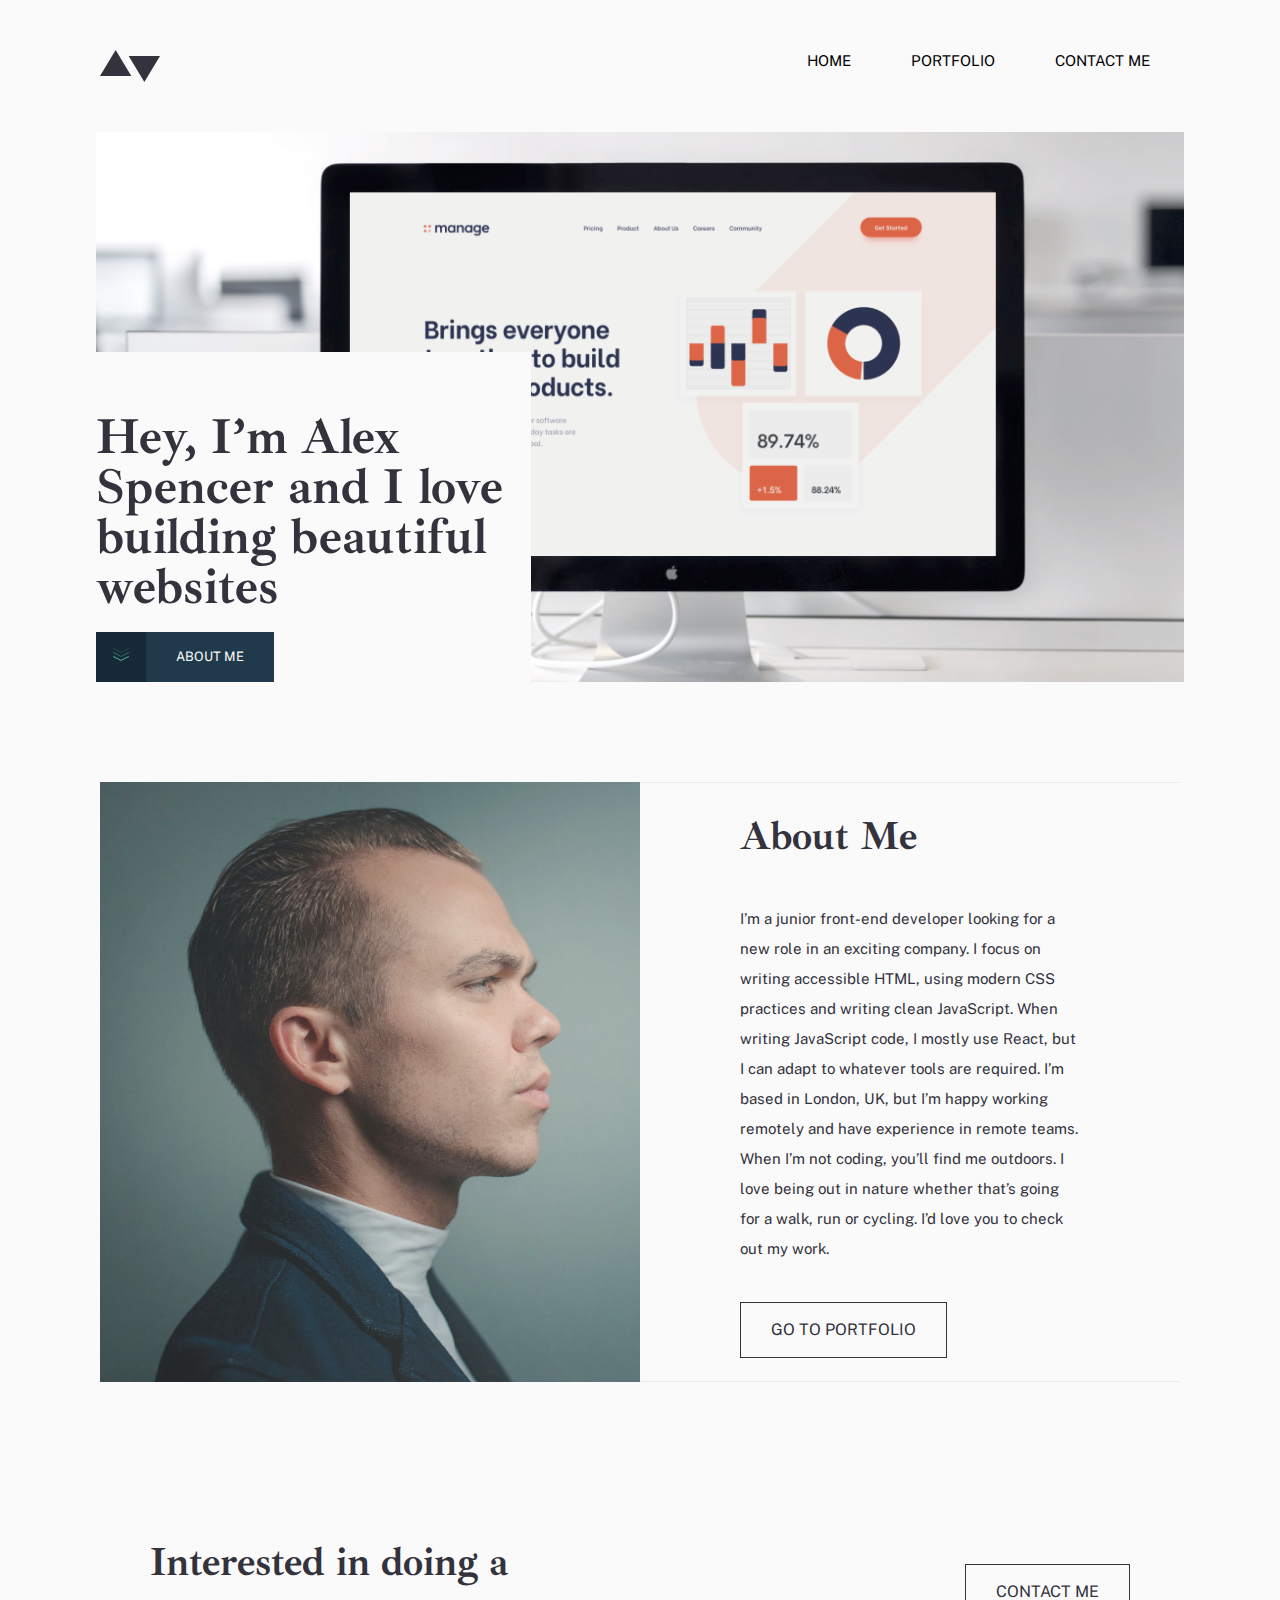
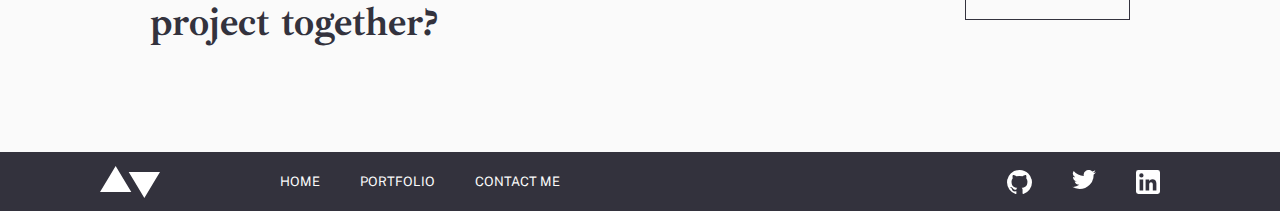
<file: Index.html>
<!DOCTYPE html>
<html lang="en">
<head>
    <meta charset="UTF-8">
    <meta http-equiv="X-UA-Compatible" content="IE=edge">
    <meta name="viewport" content="width=device-width, initial-scale=1.0">
    <link rel="stylesheet" href="styles/base.css">
    <link rel="stylesheet" href="styles/style.css">
    <title>Minimalist Portfolio</title>
</head>
<body>
    <nav class='top-nav'>
        <figure>
            <a href="index.html"><img src="ressources/Home/Combined-Shape.svg" alt="logo"></a>
        </figure>
        <div class="hamburger" aria-label="Open the menu">
            <div class="hamburger-line line-1"></div>
            <div class="hamburger-line line-2"></div>
            <div class="hamburger-line line-3"></div>
        </div>
        <ul class="nav-menu">
            <li class="nav-item">
                <a href="index.html">HOME</a>
            </li>
            <li class="nav-item">
                <a href="portfolio.html">PORTFOLIO</a>
            </li>
            <li class="nav-item">
                <a href="contact.html">CONTACT ME</a>
            </li>
        </ul>
    </nav>
    <header class='homepage-header'>
        <div class="header-intro">
            <h1>Hey, I’m Alex Spencer and I love building beautiful websites</h1>
            <a class="btn-primary" href="#about-me">ABOUT ME</a>
        </div>
    </header>
    <main class="main-index">
        <section class="about-me">
            <figure>
                <img class='portrait' src="ressources/Home/Bitmap-1.png" srcset="ressources/Home/Bitmap-1@2x.png 2x" alt="My picture">
            </figure>
            <div class="side-text">
                <h2 id="about-me">About Me</h2>
                <p>I’m a junior front-end developer looking for a new role in an exciting company. I focus on writing accessible HTML, using modern CSS practices and writing clean JavaScript. When writing JavaScript code, I mostly use React, but I can adapt to whatever tools are required. I’m based in London, UK, but I’m happy working remotely and have experience in remote teams. When I’m not coding, you’ll find me outdoors. I love being out in nature whether that’s going for a walk, run or cycling. I’d love you to check out my work.</p>
                <a class="btn-secondary" href="portfolio.html">GO TO PORTFOLIO</a>
            </div>
        </section>
        <section class="main-contact">
            <h2>Interested in doing a project together?</h2>
            <a class="btn-secondary" href="contact.html">CONTACT ME</a>
        </section>
    </main>
    <footer>
        <div class="footer-nav">
            <figure>
                <img src="ressources/Home/Combined-Shape-2.svg" alt="logo">
            </figure>
            <nav>
                <ul class="footer-nav-menu">
                    <li class="footer-nav-item">
                        <a href="index.html">HOME</a>
                    </li>
                    <li class="footer-nav-item">
                        <a href="portfolio.html">PORTFOLIO</a>
                    </li>
                    <li class="footer-nav-item">
                        <a href="contact.html">CONTACT ME</a>
                    </li>
                </ul>
            </nav>
        </div>
        <div class="logo">
            <figure>
                <img src="ressources/Home/Path.svg" alt="github logo">
            </figure>
            <figure>
                <img src="ressources/Home/Path-1.svg" alt="twitter logo">
            </figure>
            <figure>
                <img src="ressources/Home/Shape.svg" alt="linkedin logo">
            </figure>
        </div>
    </footer>
    <script src="js/app.js"></script>
</body>
</html>
</file>
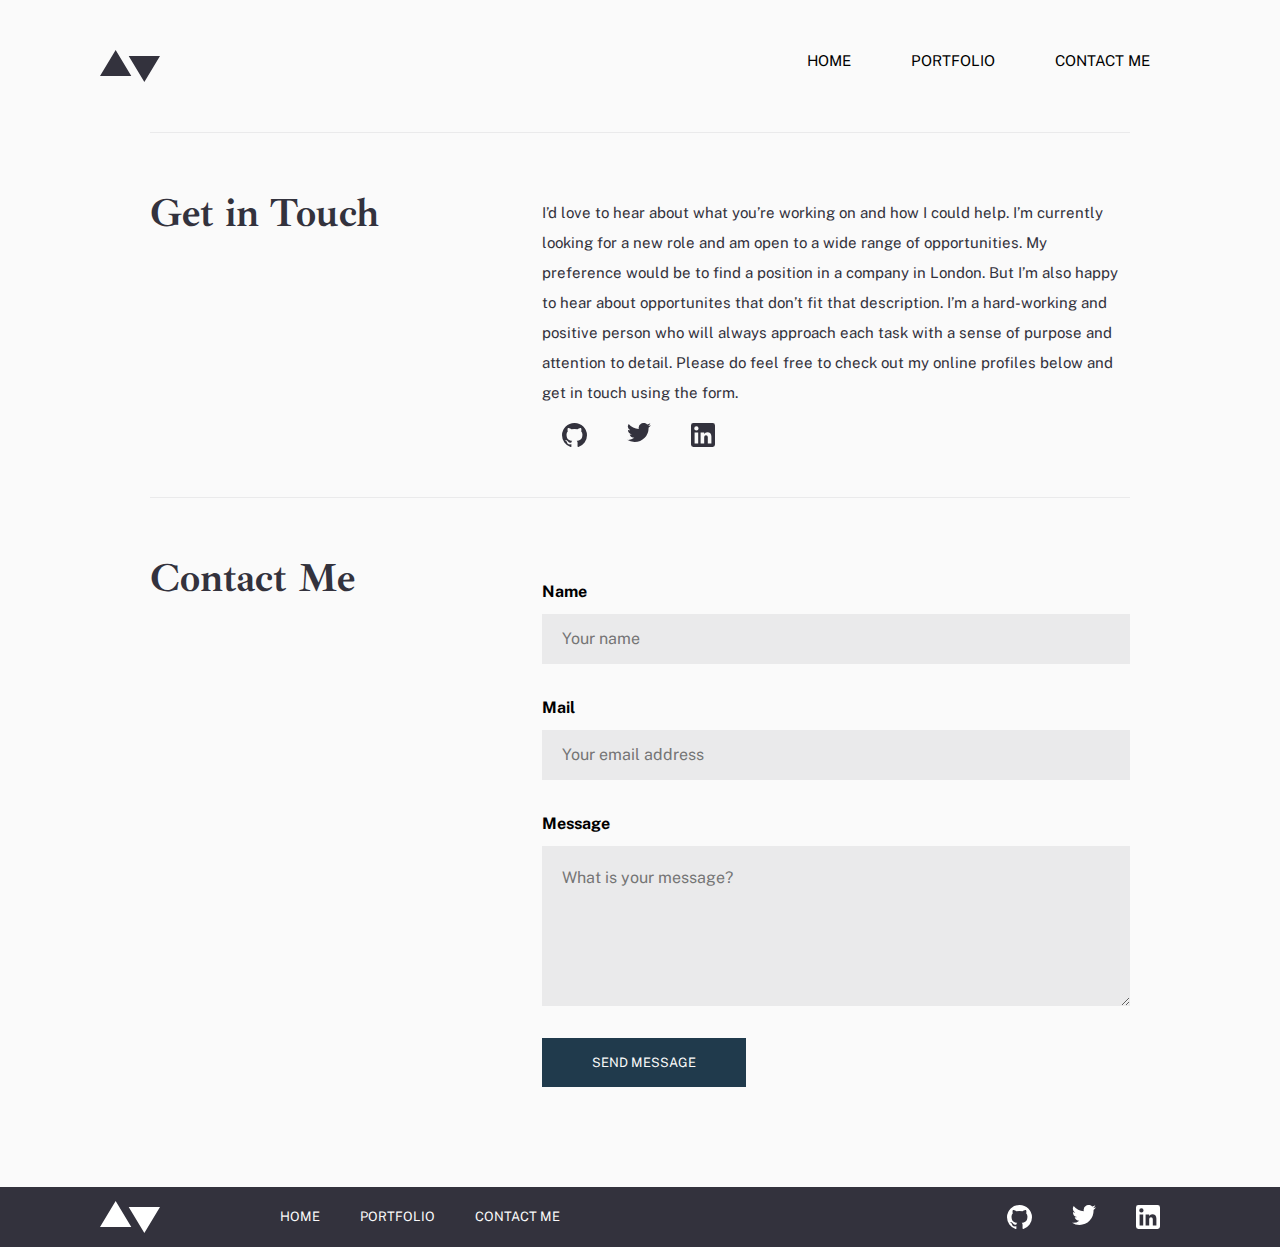
<file: contact.html>
<!DOCTYPE html>
<html lang="en">

<head>
    <meta charset="UTF-8">
    <meta http-equiv="X-UA-Compatible" content="IE=edge">
    <meta name="viewport" content="width=device-width, initial-scale=1.0">
    <link rel="stylesheet" href="styles/base.css">
    <link rel="stylesheet" href="styles/style.css">
    <title>Minimalist Portfolio</title>
</head>

<body>
    <nav class='top-nav'>
        <figure>
            <a href="index.html"><img src="ressources/Home/Combined-Shape.svg" alt="logo"></a>
        </figure>
        <div class="hamburger">
            <div class="hamburger-line"></div>
            <div class="hamburger-line"></div>
            <div class="hamburger-line"></div>
        </div>
        <ul class="nav-menu">
            <li class="nav-item">
                <a href="index.html">HOME</a>
            </li>
            <li class="nav-item">
                <a href="portfolio.html">PORTFOLIO</a>
            </li>
            <li class="nav-item">
                <a href="contact.html">CONTACT ME</a>
            </li>
        </ul>
    </nav>
    <main class="contact-cont">
        <section class="get-in-touch">
            <h2>Get in Touch</h2>
            <div>
                <p>I’d love to hear about what you’re working on and how I could help. I’m currently looking for a new role
                    and am open to a wide range of opportunities. My preference would be to find a position in a company in
                    London. But I’m also happy to hear about opportunites that don’t fit that description. I’m a
                    hard-working and positive person who will always approach each task with a sense of purpose and
                    attention to detail. Please do feel free to check out my online profiles below and get in touch using
                    the form.</p>
                <div class="logo">
                    <figure>
                        <img src="ressources/Contact-Me/Path.svg" alt="logo github">
                    </figure>
                    <figure>
                        <img src="ressources/Contact-Me/Path-1.svg" alt="logo twitter">
                    </figure>
                    <figure>
                        <img src="ressources/Contact-Me/Shape.svg" alt="logo linkedin">
                    </figure>
                </div>
            </div>
        </section>
        <section class="form-container">
            <h2>Contact Me</h2>
            <form method="POST" action="https://formspree.io/f/mbjqgbzg">
                <div class='input-container'>
                    <label for="name">Name</label>
                    <input name ='name' id='name' required type="text" placeholder="Your name">
                </div>

                <div class='input-container'>
                    <label for="mail">Mail</label>
                    <input name ='mail' id='mail' required type="email" placeholder="Your email address">
                </div>

                <div class='input-container'>
                    <label for="message">Message</label>
                    <textarea name="message" id="message" required cols="30" rows="5" placeholder="What is your message?"></textarea>
                </div>
                <button class="submit" type="submit">SEND MESSAGE</button>
            </form>
        </section>
    </main>
    <footer>
        <div class="footer-nav">
            <figure>
                <img src="./ressources/Home/Combined-Shape-2.svg" alt="logo">
            </figure>
            <nav>
                <ul class="footer-nav-menu">
                    <li class="footer-nav-item">
                        <a href="index.html">HOME</a>
                    </li>
                    <li class="footer-nav-item">
                        <a href="portfolio.html">PORTFOLIO</a>
                    </li>
                    <li class="footer-nav-item">
                        <a href="contact.html">CONTACT ME</a>
                    </li>
                </ul>
            </nav>
        </div>
        <div class="logo">
            <figure>
                <img src="ressources/Home/Path.svg" alt="github logo">
            </figure>
            <figure>
                <img src="ressources/Home/Path-1.svg" alt="twitter logo">
            </figure>
            <figure>
                <img src="ressources/Home/Shape.svg" alt="linkedin logo">
            </figure>
        </div>
    </footer>
    <script src="js/app.js"></script>
    <script src="js/form.js"></script>
</body>

</html>
</file>
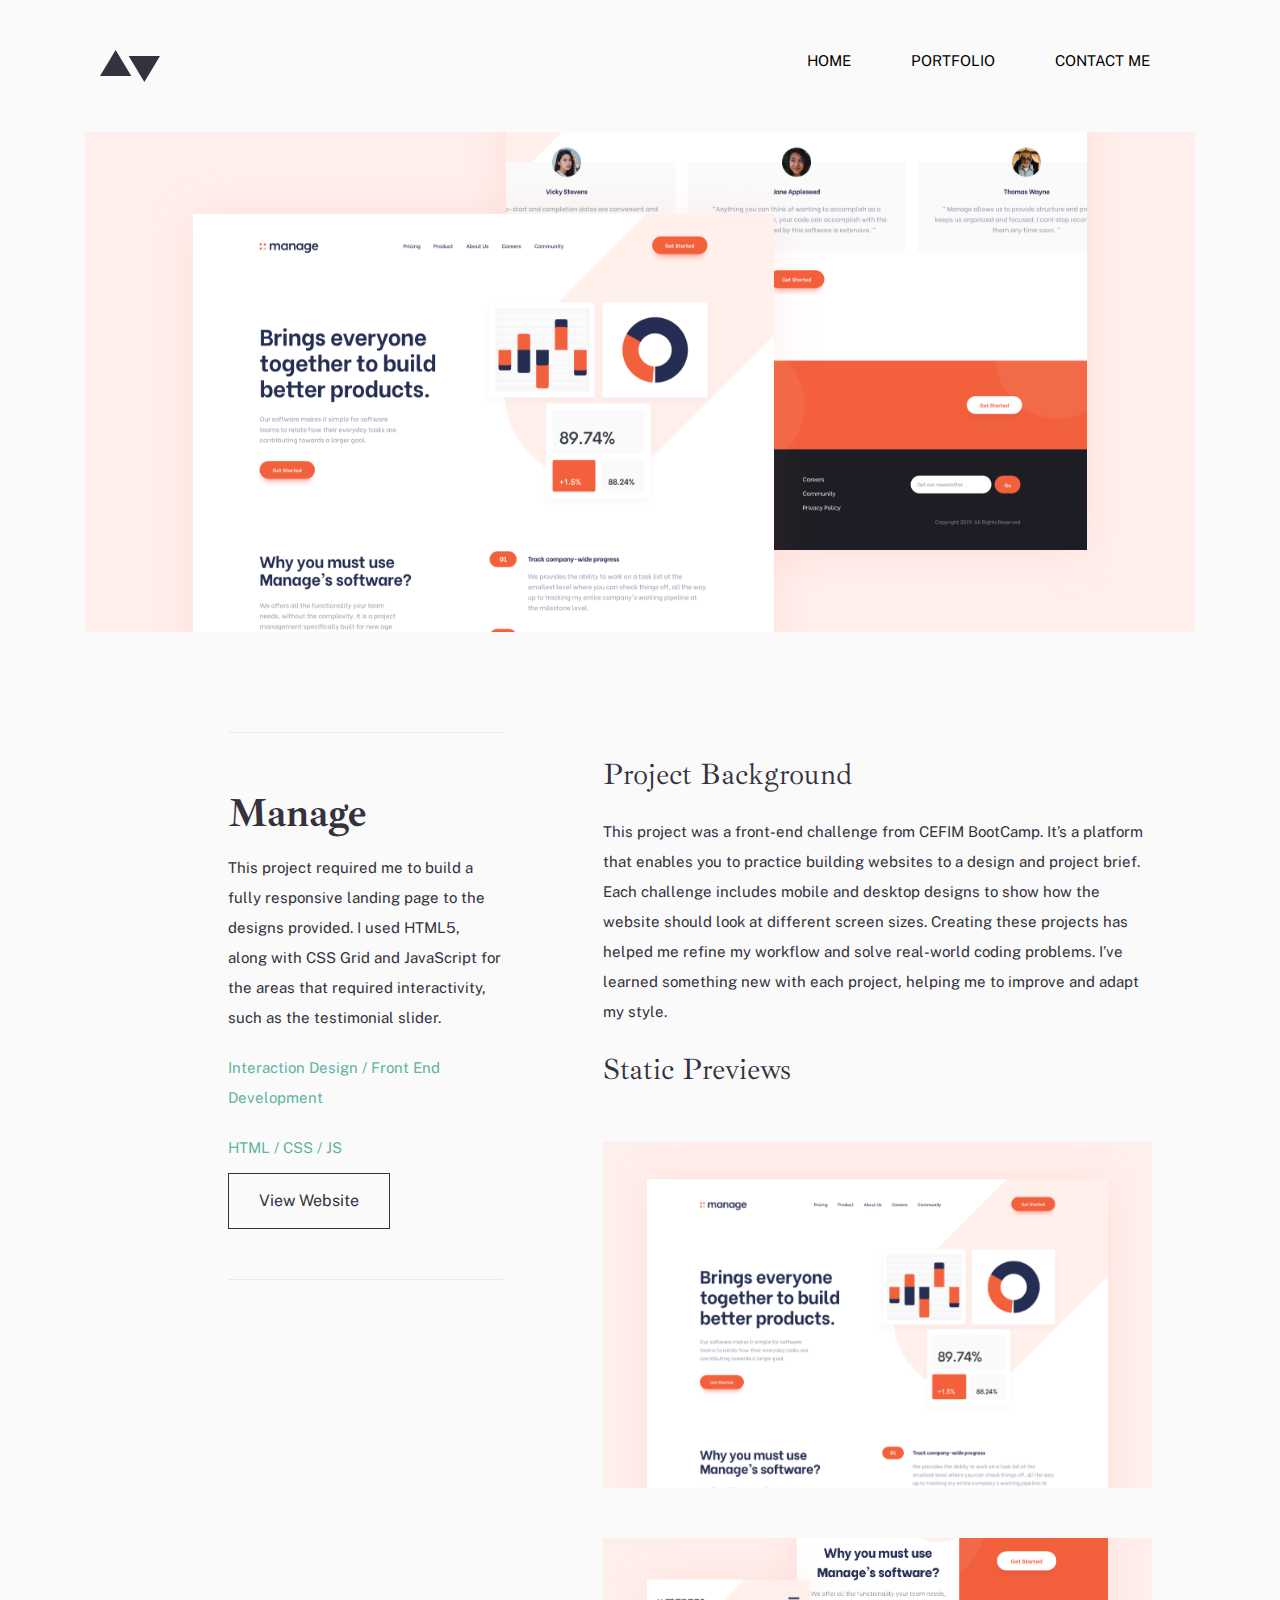
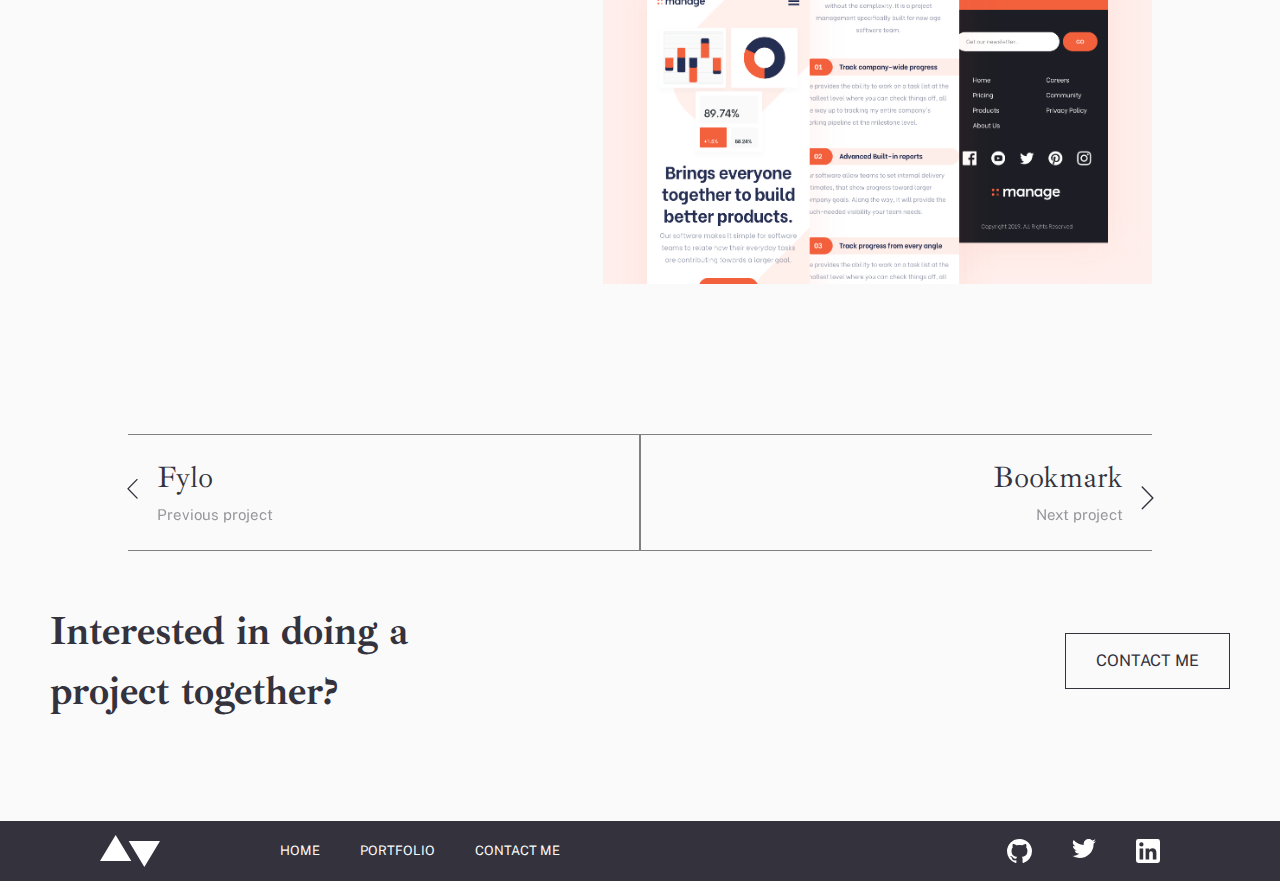
<file: portfolio-1.html>
<!DOCTYPE html>
<html lang="en">

<head>
    <meta charset="UTF-8">
    <meta http-equiv="X-UA-Compatible" content="IE=edge">
    <meta name="viewport" content="width=device-width, initial-scale=1.0">
    <link rel="stylesheet" href="styles/base.css">
    <link rel="stylesheet" href="styles/style.css">
    <title>Minimalist Portfolio</title>
</head>

<body>
    <nav class='top-nav'>
        <figure>
            <a href="index.html"><img src="ressources/Home/Combined-Shape.svg" alt="logo"></a>
        </figure>
        <div class="hamburger">
            <div class="hamburger-line"></div>
            <div class="hamburger-line"></div>
            <div class="hamburger-line"></div>
        </div>
        <ul class="nav-menu">
            <li class="nav-item">
                <a href="index.html">HOME</a>
            </li>
            <li class="nav-item">
                <a href="portfolio.html">PORTFOLIO</a>
            </li>
            <li class="nav-item">
                <a href="contact.html">CONTACT ME</a>
            </li>
        </ul>
    </nav>
    <header>
        <figure class="portfolio-page-banner">
            <img src="ressources/Portfolio-Detail-01-Manage/Porto-1.png"
                srcset="ressources/Portfolio-Detail-01-Manage/Porto-1@2x.png 2x"
                alt="visual presentation of the manage project">
        </figure>
    </header>
    <main class="portfolio-page-main">
        <div class="portfolio-page-left">
            <h2>Manage</h2>
            <p class="tablet-trick"> This project required me to build a fully responsive landing page to the designs
                provided. I used HTML5, along with CSS Grid and JavaScript for the areas that required interactivity,
                such as the testimonial slider.</p>
            <p class="green-text">Interaction Design / Front End Development</p>
            <p class="green-text">HTML / CSS / JS</p>
            <button class="btn-secondary">View Website</button>
        </div>
        <div class="portfolio-page-right">
            <h3>Project Background</h3>
            <p>This project was a front-end challenge from CEFIM BootCamp. It’s a platform that enables you to practice
                building websites to a design and project brief. Each challenge includes mobile and desktop designs to
                show how the website should look at different screen sizes. Creating these projects has helped me refine
                my workflow and solve real-world coding problems. I’ve learned something new with each project, helping
                me to improve and adapt my style.</p>
            <h3>Static Previews</h3>
            <figure>
                <img src="ressources/Portfolio-Detail-01-Manage/Bitmap.png"
                    srcset="ressources/Portfolio-Detail-01-Manage/Bitmap@2x.png 2x" alt="Manage homepage screenshot">
            </figure>
            <figure>
                <img src="ressources/Portfolio-Detail-01-Manage/Bitmap-Copy.png"
                    srcset='ressources/Portfolio-Detail-01-Manage/Bitmap-Copy@2x.png 2x'
                    alt="Manage responsive homepage screenshot">
            </figure>
        </div>
    </main>
    <nav class="portfolio-nav">
        <a class="nav nav-left" href="portfolio-4.html">
            <div>
                <h3>Fylo</h3>
                <p>Previous project</p>
            </div>
        </a>
        <a class="nav nav-right" href="portfolio-2.html">
            <div>
                <h3>Bookmark</h3>
                <p>Next project</p>
            </div>
        </a>
    </nav>
    <section class="main-contact">
        <h2>Interested in doing a project together?</h2>
        <a class="btn-secondary" href="contact.html">CONTACT ME</a>
    </section>
    <footer>
        <div class="footer-nav">
            <figure>
                <img src="ressources/Home/Combined-Shape-2.svg" alt="logo">
            </figure>
            <nav>
                <ul class="footer-nav-menu">
                    <li class="footer-nav-item">
                        <a href="index.html">HOME</a>
                    </li>
                    <li class="footer-nav-item">
                        <a href="portfolio.html">PORTFOLIO</a>
                    </li>
                    <li class="footer-nav-item">
                        <a href="contact.html">CONTACT ME</a>
                    </li>
                </ul>
            </nav>
        </div>
        <div class="logo">
            <figure>
                <img src="ressources/Home/Path.svg" alt="github logo">
            </figure>
            <figure>
                <img src="ressources/Home/Path-1.svg" alt="twitter logo">
            </figure>
            <figure>
                <img src="ressources/Home/Shape.svg" alt="linkdin logo">
            </figure>
        </div>
    </footer>
    <script src="js/app.js"></script>
</body>

</html>
</file>
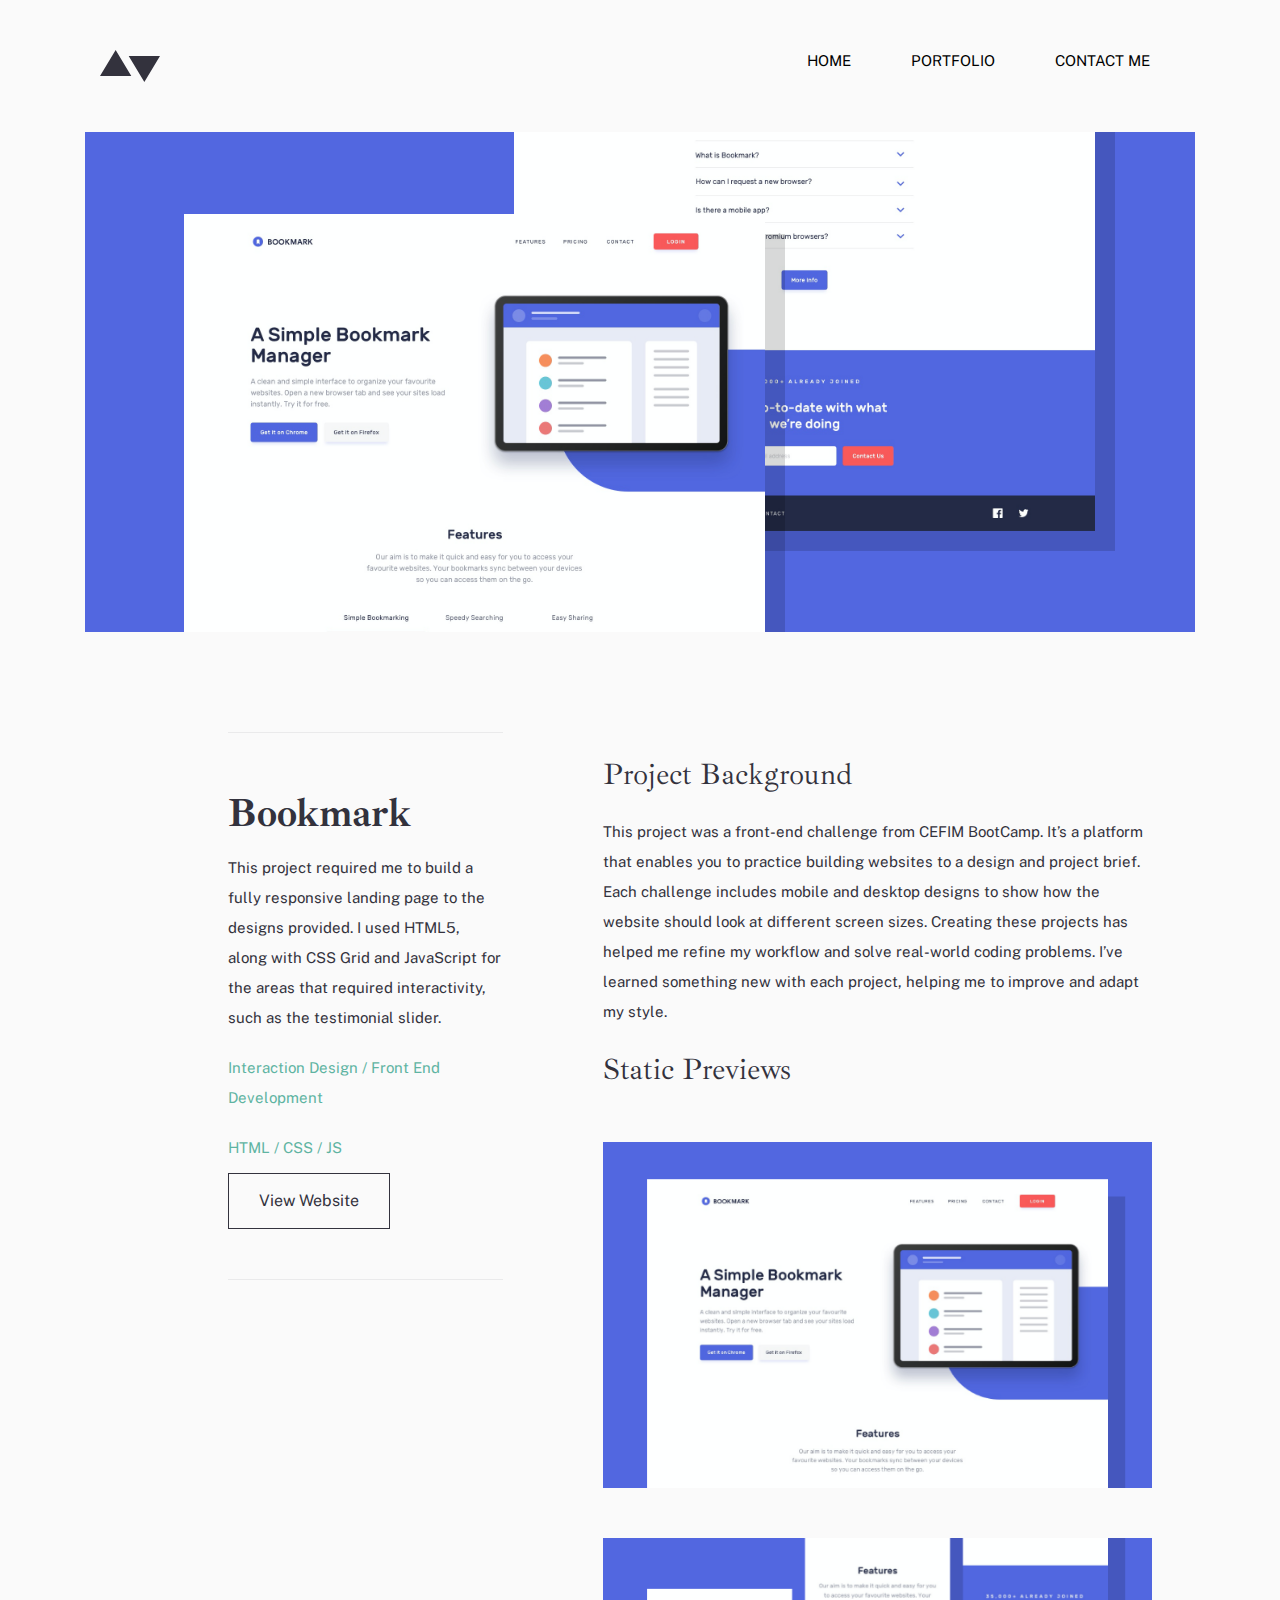
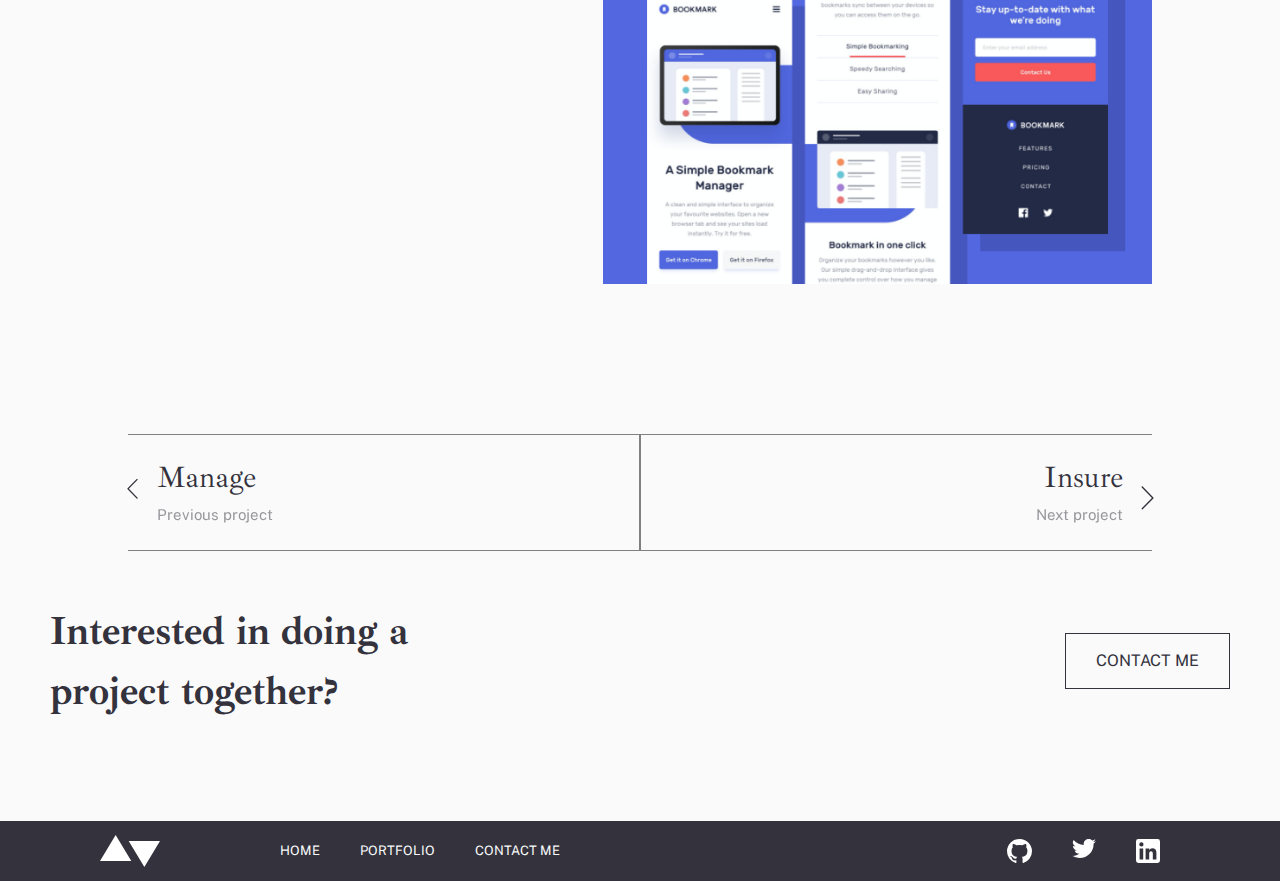
<file: portfolio-2.html>
<!DOCTYPE html>
<html lang="en">

<head>
    <meta charset="UTF-8">
    <meta http-equiv="X-UA-Compatible" content="IE=edge">
    <meta name="viewport" content="width=device-width, initial-scale=1.0">
    <link rel="stylesheet" href="styles/base.css">
    <link rel="stylesheet" href="styles/style.css">
    <title>Minimalist Portfolio</title>
</head>

<body>
    <nav class='top-nav'>
        <figure>
            <a href="index.html"><img src="ressources/Home/Combined-Shape.svg" alt="logo"></a>
        </figure>
        <div class="hamburger">
            <div class="hamburger-line"></div>
            <div class="hamburger-line"></div>
            <div class="hamburger-line"></div>
        </div>
        <ul class="nav-menu">
            <li class="nav-item">
                <a href="index.html">HOME</a>
            </li>
            <li class="nav-item">
                <a href="portfolio.html">PORTFOLIO</a>
            </li>
            <li class="nav-item">
                <a href="contact.html">CONTACT ME</a>
            </li>
        </ul>
    </nav>
    <header>
        <figure class="portfolio-page-banner">
            <img src="ressources/Portfolio-Detail-02-Bookmark/Porto-1.png"
                srcset="ressources/Portfolio-Detail-02-Bookmark/Porto-1@2x.png 2x" alt="bookmark website picture">
        </figure>
    </header>
    <main class="portfolio-page-main">
        <div class="portfolio-page-left">
            <h2>Bookmark</h2>
            <p class="tablet-trick">This project required me to build a fully responsive landing page to the designs
                provided. I used HTML5, along with CSS Grid and JavaScript for the areas that required interactivity,
                such as the testimonial slider.</p>
            <p class="green-text">Interaction Design / Front End Development</p>
            <p class="green-text">HTML / CSS / JS</p>
            <button class="btn-secondary">View Website</button>
        </div>
        <div class="portfolio-page-right">
            <h3>Project Background</h3>
            <p>This project was a front-end challenge from CEFIM BootCamp. It’s a platform that enables you to practice
                building websites to a design and project brief. Each challenge includes mobile and desktop designs to
                show how the website should look at different screen sizes. Creating these projects has helped me refine
                my workflow and solve real-world coding problems. I’ve learned something new with each project, helping
                me to improve and adapt my style.</p>
            <h3>Static Previews</h3>
            <figure>
                <img src="ressources/Portfolio-Detail-02-Bookmark/Bitmap.png"
                    srcset="ressources/Portfolio-Detail-02-Bookmark/Bitmap@2x.png 2x"
                    alt="bookmark homepage website picture">
            </figure>
            <figure>
                <img src="ressources/Portfolio-Detail-02-Bookmark/Bitmap-Copy.png"
                    srcset="ressources/Portfolio-Detail-02-Bookmark/Bitmap-Copy@2x.png 2x"
                    alt="bookmark responsive homepage picture">
            </figure>
        </div>
    </main>
    <nav class="portfolio-nav">
        <a class="nav nav-left" href="portfolio-1.html">
            <div>
                <h3>Manage</h3>
                <p>Previous project</p>
            </div>
        </a>
        <a class="nav nav-right" href="portfolio-3.html">
            <div>
                <h3>Insure</h3>
                <p>Next project</p>
            </div>
        </a>
    </nav>
    <section class="main-contact">
        <h2>Interested in doing a project together?</h2>
        <a class="btn-secondary" href="contact.html">CONTACT ME</a>
    </section>
    <footer>
        <div class="footer-nav">
            <figure>
                <img src="ressources/Home/Combined-Shape-2.svg" alt="logo">
            </figure>
            <nav>
                <ul class="footer-nav-menu">
                    <li class="footer-nav-item">
                        <a href="index.html">HOME</a>
                    </li>
                    <li class="footer-nav-item">
                        <a href="portfolio.html">PORTFOLIO</a>
                    </li>
                    <li class="footer-nav-item">
                        <a href="contact.html">CONTACT ME</a>
                    </li>
                </ul>
            </nav>
        </div>
        <div class="logo">
            <figure>
                <img src="ressources/Home/Path.svg" alt="github logo">
            </figure>
            <figure>
                <img src="ressources/Home/Path-1.svg" alt="twitter logo">
            </figure>
            <figure>
                <img src="ressources/Home/Shape.svg" alt="linkedin logo">
            </figure>
        </div>
    </footer>
    <script src="js/app.js"></script>
</body>

</html>
</file>
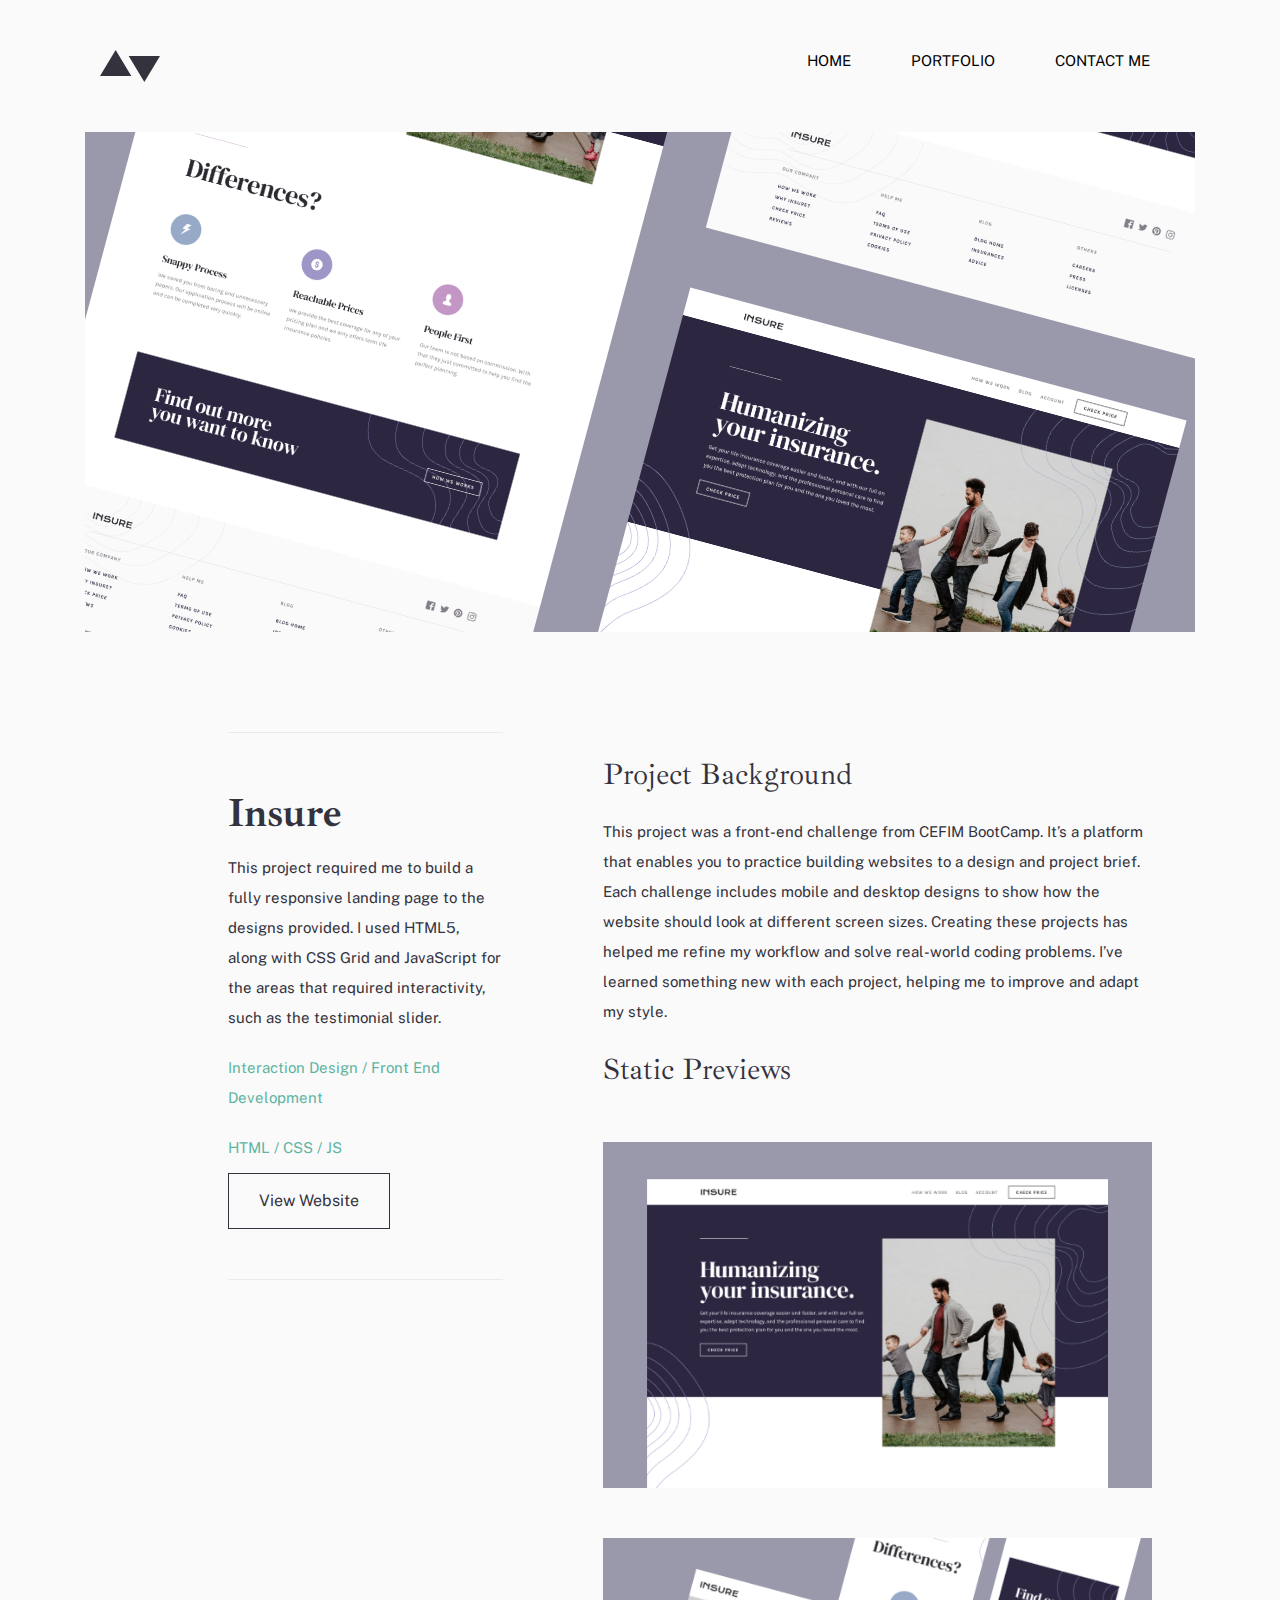
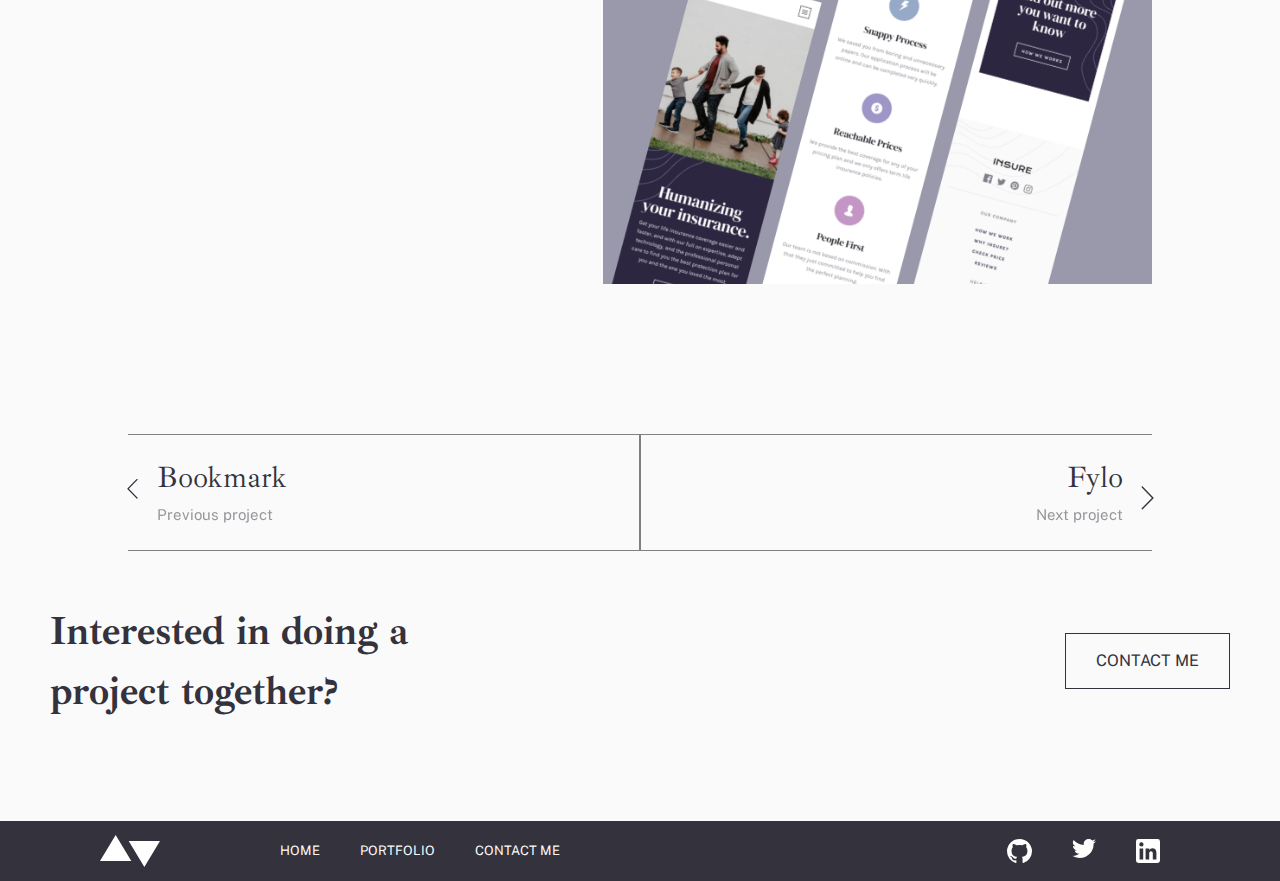
<file: portfolio-3.html>
<!DOCTYPE html>
<html lang="en">

<head>
    <meta charset="UTF-8">
    <meta http-equiv="X-UA-Compatible" content="IE=edge">
    <meta name="viewport" content="width=device-width, initial-scale=1.0">
    <link rel="stylesheet" href="styles/base.css">
    <link rel="stylesheet" href="styles/style.css">
    <title>Minimalist Portfolio</title>
</head>

<body>
    <nav class='top-nav'>
        <figure>
            <a href="index.html"><img src="ressources/Home/Combined-Shape.svg" alt="logo"></a>
        </figure>
        <div class="hamburger">
            <div class="hamburger-line"></div>
            <div class="hamburger-line"></div>
            <div class="hamburger-line"></div>
        </div>
        <ul class="nav-menu">
            <li class="nav-item">
                <a href="index.html">HOME</a>
            </li>
            <li class="nav-item">
                <a href="portfolio.html">PORTFOLIO</a>
            </li>
            <li class="nav-item">
                <a href="contact.html">CONTACT ME</a>
            </li>
        </ul>
    </nav>
    <header>
        <figure class="portfolio-page-banner">
            <img src="ressources/Portfolio-Detail-03-Insure/Porto-1.png" alt="Inusure project homepage">
        </figure>
    </header>
    <main class="portfolio-page-main">
        <div class="portfolio-page-left">
            <h2>Insure</h2>
            <p class="tablet-trick">This project required me to build a fully responsive landing page to the designs
                provided. I used HTML5, along with CSS Grid and JavaScript for the areas that required interactivity,
                such as the testimonial slider.</p>
            <p class="green-text">Interaction Design / Front End Development</p>
            <p class="green-text">HTML / CSS / JS</p>
            <button class="btn-secondary">View Website</button>
        </div>
        <div class="portfolio-page-right">
            <h3>Project Background</h3>
            <p>This project was a front-end challenge from CEFIM BootCamp. It’s a platform that enables you to practice
                building websites to a design and project brief. Each challenge includes mobile and desktop designs to
                show how the website should look at different screen sizes. Creating these projects has helped me refine
                my workflow and solve real-world coding problems. I’ve learned something new with each project, helping
                me to improve and adapt my style.</p>
            <h3>Static Previews</h3>
            <figure>
                <img src="ressources/Portfolio-Detail-03-Insure/Bitmap.png" alt="Insure homepage snapshot ">
            </figure>
            <figure>
                <img src="ressources/Portfolio-Detail-03-Insure/Bitmap-Copy.png"
                    alt="Insure responsive homepage snapshot">
            </figure>
        </div>
    </main>
    <nav class="portfolio-nav">
        <a class="nav nav-left" href="portfolio-2.html">
            <div>
                <h3>Bookmark</h3>
                <p>Previous project</p>
            </div>
        </a>
        <a class="nav nav-right" href="portfolio-4.html">
            <div>
                <h3>Fylo</h3>
                <p>Next project</p>
            </div>
        </a>
    </nav>
    <section class="main-contact">
        <h2>Interested in doing a project together?</h2>
        <a class="btn-secondary" href="contact.html">CONTACT ME</a>
    </section>

    <footer>
        <div class="footer-nav">
            <figure>
                <img src="ressources/Home/Combined-Shape-2.svg" alt="logo">
            </figure>
            <nav>
                <ul class="footer-nav-menu">
                    <li class="footer-nav-item">
                        <a href="index.html">HOME</a>
                    </li>
                    <li class="footer-nav-item">
                        <a href="portfolio.html">PORTFOLIO</a>
                    </li>
                    <li class="footer-nav-item">
                        <a href="contact.html">CONTACT ME</a>
                    </li>
                </ul>
            </nav>
        </div>
        <div class="logo">
            <figure>
                <img src="ressources/Home/Path.svg" alt="github logo">
            </figure>
            <figure>
                <img src="ressources/Home/Path-1.svg" alt="twitter logo">
            </figure>
            <figure>
                <img src="ressources/Home/Shape.svg" alt="linkedin logo">
            </figure>
        </div>
    </footer>
    <script src="js/app.js"></script>
</body>

</html>
</file>
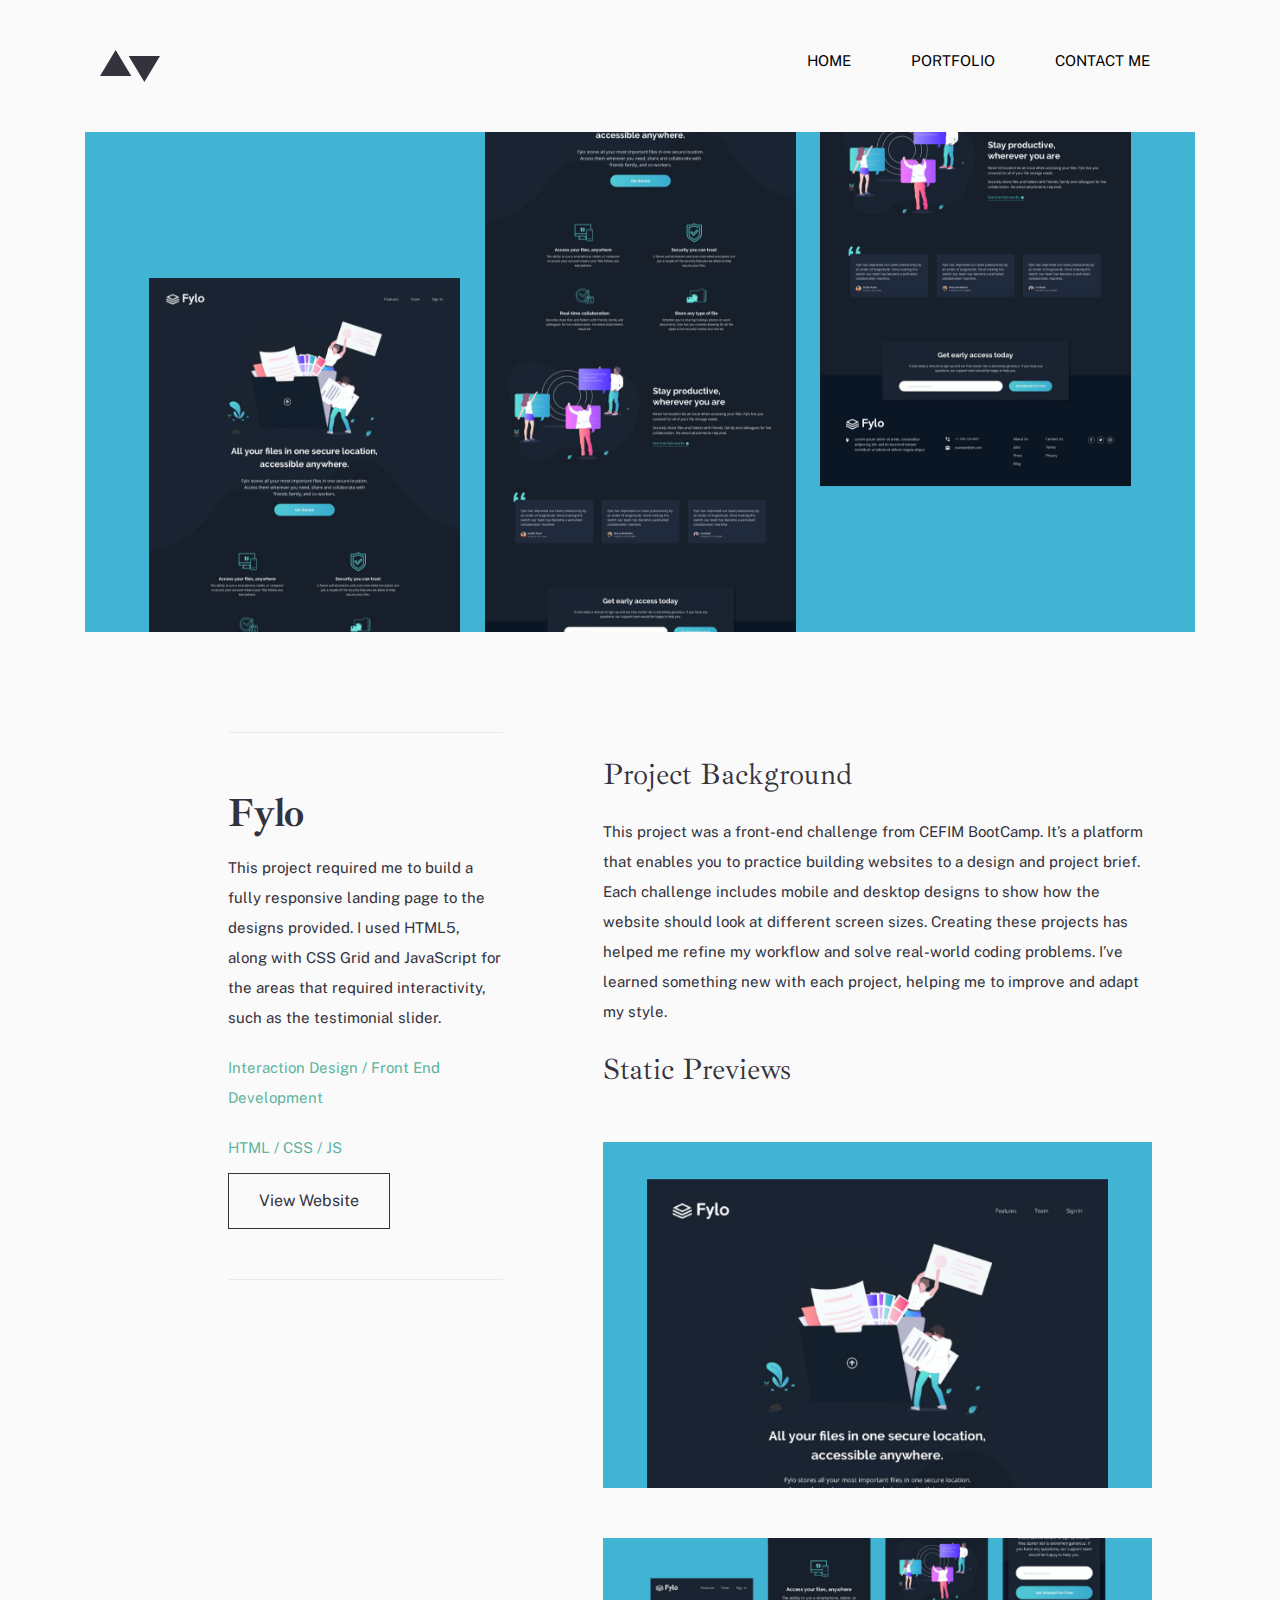
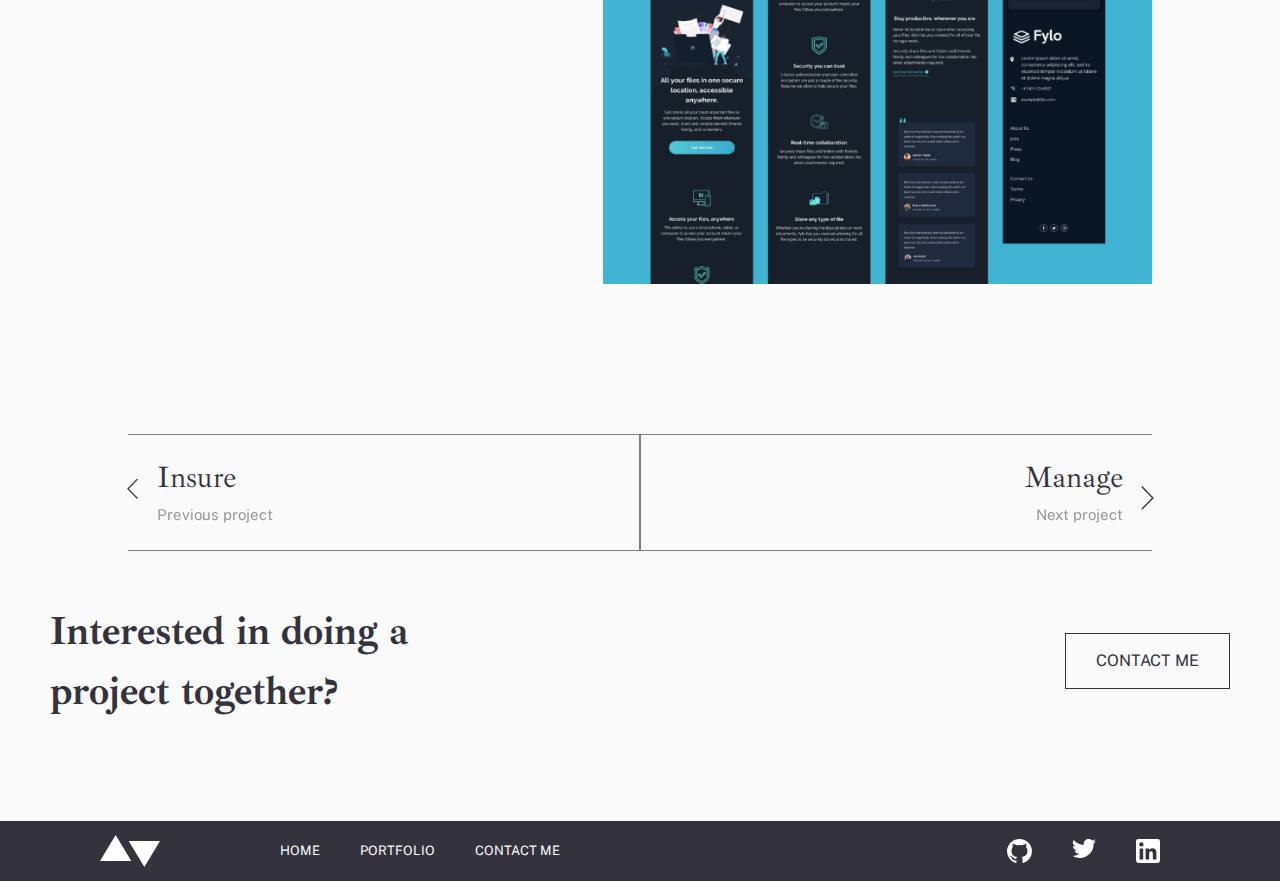
<file: portfolio-4.html>
<!DOCTYPE html>
<html lang="en">

<head>
    <meta charset="UTF-8">
    <meta http-equiv="X-UA-Compatible" content="IE=edge">
    <meta name="viewport" content="width=device-width, initial-scale=1.0">
    <link rel="stylesheet" href="styles/base.css">
    <link rel="stylesheet" href="styles/style.css">
    <title>Minimalist Portfolio</title>
</head>

<body>
    <nav class='top-nav'>
        <figure>
            <a href="index.html"><img src="ressources/Home/Combined-Shape.svg" alt="logo"></a>
        </figure>
        <div class="hamburger">
            <div class="hamburger-line"></div>
            <div class="hamburger-line"></div>
            <div class="hamburger-line"></div>
        </div>
        <ul class="nav-menu">
            <li class="nav-item">
                <a href="index.html">HOME</a>
            </li>
            <li class="nav-item">
                <a href="portfolio.html">PORTFOLIO</a>
            </li>
            <li class="nav-item">
                <a href="contact.html">CONTACT ME</a>
            </li>
        </ul>
    </nav>
    <header>
        <figure class="portfolio-page-banner">
            <img src="ressources/Portfolio-Detail-04-Fylo/Porto-1.png" alt="">
        </figure>
    </header>
    <main class="portfolio-page-main">
        <div class="portfolio-page-left">
            <h2>Fylo</h2>
            <p class='tablet-trick'>This project required me to build a fully responsive landing page to the designs
                provided. I used HTML5, along with CSS Grid and JavaScript for the areas that required interactivity,
                such as the testimonial slider.</p>
            <p class="green-text">Interaction Design / Front End Development</p>
            <p class="green-text">HTML / CSS / JS</p>
            <button class="btn-secondary">View Website</button>
        </div>
        <div class="portfolio-page-right">
            <h3>Project Background</h3>
            <p>This project was a front-end challenge from CEFIM BootCamp. It’s a platform that enables you to practice
                building websites to a design and project brief. Each challenge includes mobile and desktop designs to
                show how the website should look at different screen sizes. Creating these projects has helped me refine
                my workflow and solve real-world coding problems. I’ve learned something new with each project, helping
                me to improve and adapt my style.</p>
            <h3>Static Previews</h3>
            <figure>
                <img src="ressources/Portfolio-Detail-04-Fylo/Bitmap.png" alt="">
            </figure>
            <figure>
                <img src="ressources/Portfolio-Detail-04-Fylo/Bitmap-Copy.png" alt="">
            </figure>
        </div>
    </main>
    <nav class="portfolio-nav">
        <a class="nav nav-left" href="portfolio-3.html">
            <div>
                <h3>Insure</h3>
                <p>Previous project</p>
            </div>
        </a>
        <a class="nav nav-right" href="portfolio-1.html">
            <div>
                <h3>Manage</h3>
                <p>Next project</p>
            </div>
        </a>
    </nav>
    <section class="main-contact">
        <h2>Interested in doing a project together?</h2>
        <a class="btn-secondary" href="contact.html">CONTACT ME</a>
    </section>
    <footer>
        <div class="footer-nav">
            <figure>
                <img src="ressources/Home/Combined-Shape-2.svg" alt="logo">
            </figure>
            <nav>
                <ul class="footer-nav-menu">
                    <li class="footer-nav-item">
                        <a href="index.html">HOME</a>
                    </li>
                    <li class="footer-nav-item">
                        <a href="portfolio.html">PORTFOLIO</a>
                    </li>
                    <li class="footer-nav-item">
                        <a href="contact.html">CONTACT ME</a>
                    </li>
                </ul>
            </nav>
        </div>
        <div class="logo">
            <figure>
                <img src="ressources/Home/Path.svg" alt="github logo">
            </figure>
            <figure>
                <img src="ressources/Home/Path-1.svg" alt="twitter logo">
            </figure>
            <figure>
                <img src="ressources/Home/Shape.svg" alt="linkedin logo">
            </figure>
        </div>
    </footer>
    <script src="js/app.js"></script>
</body>

</html>
</file>
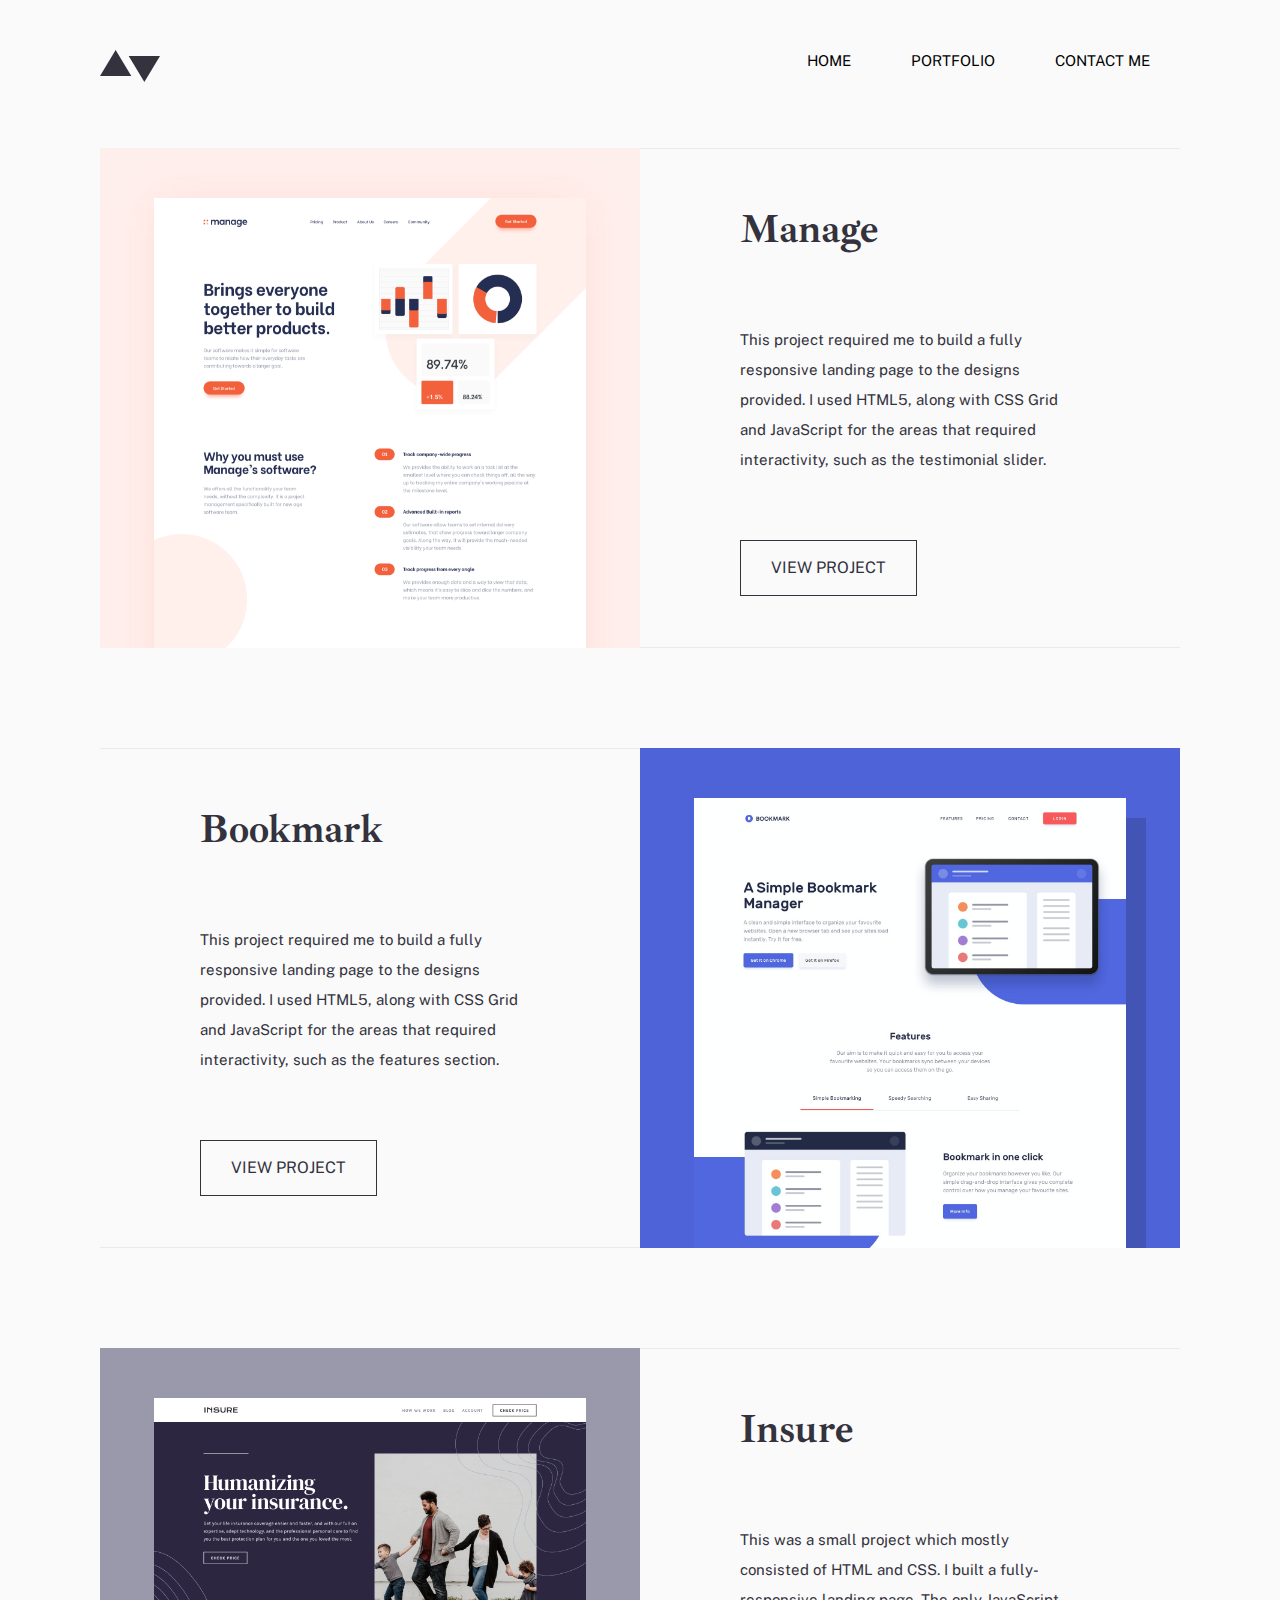
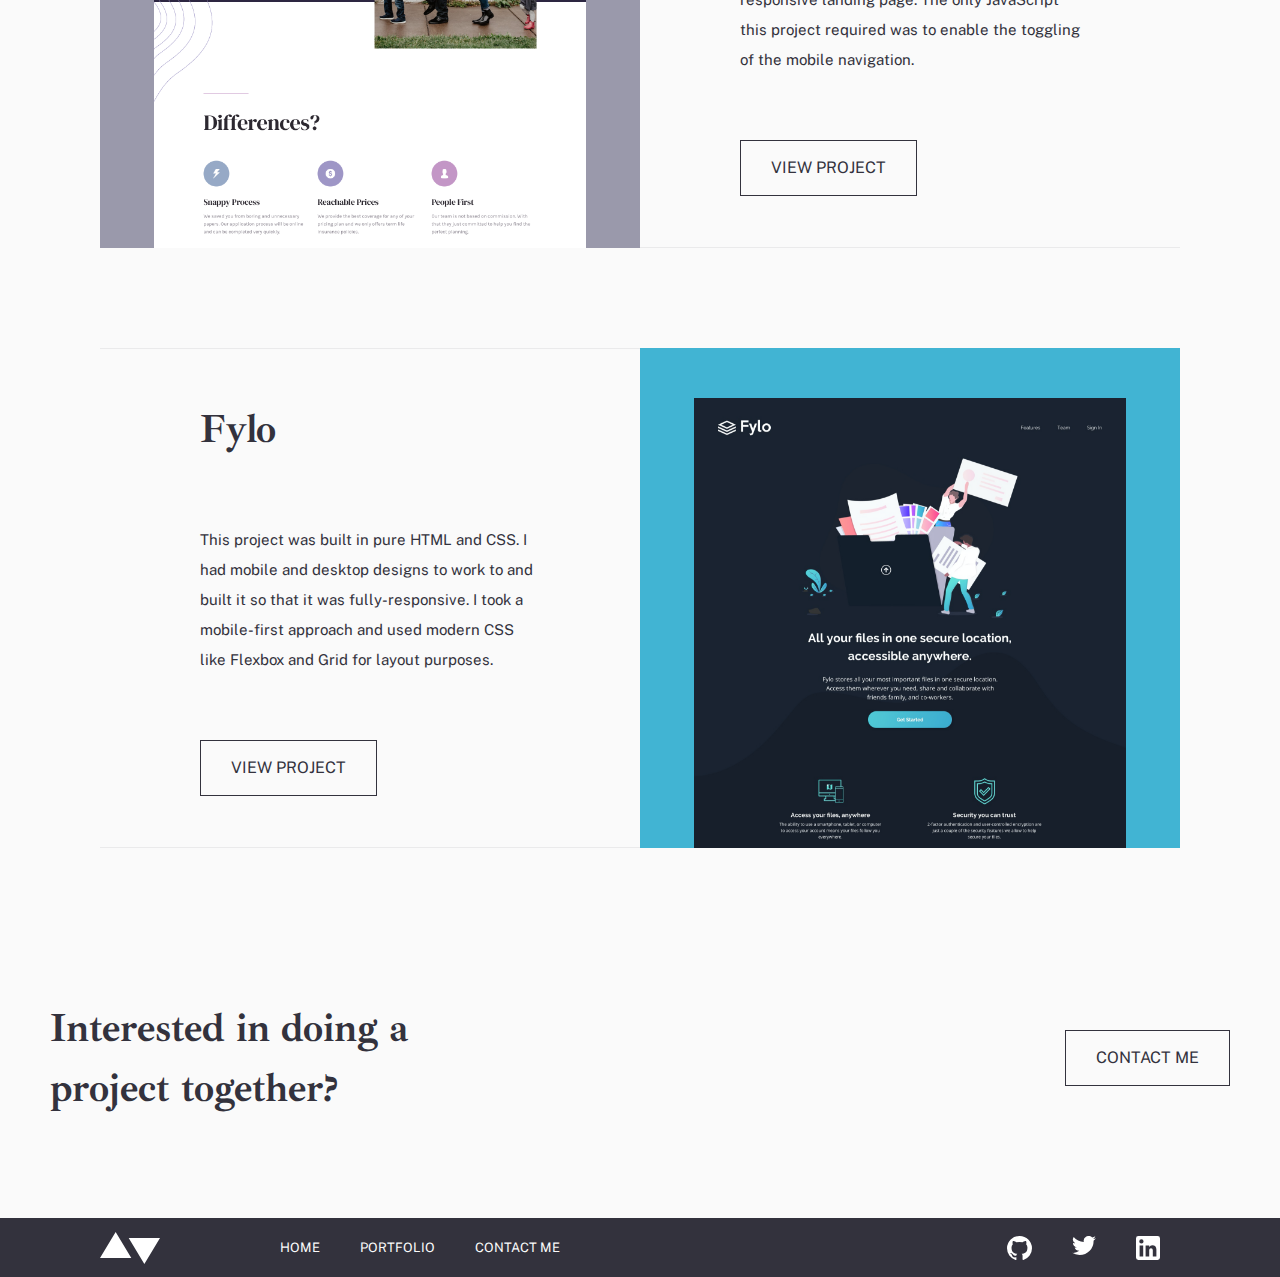
<file: portfolio.html>
<!DOCTYPE html>
<html lang="en">

<head>
    <meta charset="UTF-8">
    <meta http-equiv="X-UA-Compatible" content="IE=edge">
    <meta name="viewport" content="width=device-width, initial-scale=1.0">
    <link rel="stylesheet" href="styles/base.css">
    <link rel="stylesheet" href="styles/style.css">
    <title>Minimalist Portfolio</title>
</head>

<body>
    <nav class='top-nav'>
        <figure>
            <a href="index.html"><img src="ressources/Home/Combined-Shape.svg" alt="logo"></a>
        </figure>
        <div class="hamburger">
            <div class="hamburger-line"></div>
            <div class="hamburger-line"></div>
            <div class="hamburger-line"></div>
        </div>
        <ul class="nav-menu">
            <li class="nav-item">
                <a href="index.html">HOME</a>
            </li>
            <li class="nav-item">
                <a href="portfolio.html">PORTFOLIO</a>
            </li>
            <li class="nav-item">
                <a href="contact.html">CONTACT ME</a>
            </li>
        </ul>
    </nav>
    <main class="main-index">
        <ul>
            <li class="portfolio-item">
                <figure>
                    <img src="ressources/Portfolio/Bitmap-2.png" alt="Manage front-page">
                </figure>
                <div class="side-text">
                    <h2>Manage</h2>
                    <p>This project required me to build a fully responsive landing page to the designs provided. I used
                        HTML5, along with CSS Grid and JavaScript for the areas that required interactivity, such as the
                        testimonial slider.</p>
                    <a class="btn-secondary" href="portfolio-1.html">VIEW PROJECT</a>
                </div>
            </li>
            <li class="portfolio-item">
                <figure>
                    <img src="ressources/Portfolio/Bitmap.png" alt="Bookmark front-page">
                </figure>
                <div class="side-text">
                    <h2>Bookmark</h2>
                    <p>This project required me to build a fully responsive landing page to the designs provided. I used
                        HTML5, along with CSS Grid and JavaScript for the areas that required interactivity, such as the
                        features section.</p>
                    <a class="btn-secondary" href="portfolio-2.html">VIEW PROJECT</a>
                </div>
            </li>
            <li class="portfolio-item">
                <figure>
                    <img src="ressources/Portfolio/Bitmap-1.png" alt="">
                </figure>
                <div class="side-text">
                    <h2>Insure</h2>
                    <p>This was a small project which mostly consisted of HTML and CSS. I built a fully-responsive
                        landing page. The only JavaScript this project required was to enable the toggling of the mobile
                        navigation.</p>
                    <a class="btn-secondary" href="portfolio-3.html">VIEW PROJECT</a>
                </div>
            </li>
            <li class="portfolio-item">
                <figure>
                    <img src="ressources/Portfolio/Bitmap-3.png" alt="">
                </figure>
                <div class="side-text">
                    <h2>Fylo</h2>
                    <p>This project was built in pure HTML and CSS. I had mobile and desktop designs to work to and
                        built it so that it was fully-responsive. I took a mobile-first approach and used modern CSS
                        like Flexbox and Grid for layout purposes.</p>
                    <a class="btn-secondary" href="portfolio-4.html">VIEW PROJECT</a>
                </div>
            </li>
        </ul>
    </main>
    <section class="main-contact">
        <h2>Interested in doing a project together?</h2>
        <a class="btn-secondary" href="contact.html">CONTACT ME</a>
    </section>
    <footer>
        <div class="footer-nav">
            <figure>
                <img src="ressources/Home/Combined-Shape-2.svg" alt="logo">
            </figure>
            <nav>
                <ul class="footer-nav-menu">
                    <li class="footer-nav-item">
                        <a href="index.html">HOME</a>
                    </li>
                    <li class="footer-nav-item">
                        <a href="portfolio.html">PORTFOLIO</a>
                    </li>
                    <li class="footer-nav-item">
                        <a href="contact.html">CONTACT ME</a>
                    </li>
                </ul>
            </nav>
        </div>
        <div class="logo">
            <figure>
                <img src="ressources/Home/Path.svg" alt="github logo">
            </figure>
            <figure>
                <img src="ressources/Home/Path-1.svg" alt="twitter logo">
            </figure>
            <figure>
                <img src="ressources/Home/Shape.svg" alt="linkedin logo">
            </figure>
        </div>
    </footer>
    <script src="js/app.js"></script>
</body>

</html>
</file>
<file: styles/base.css>
/* Set root font-size @10px equivalent */
html {
    font-size: .625em; /* fallback IE8+ */
    font-size: calc(1em * .625); /* IE9-IE11 math fixing. See http://bit.ly/1g4X0bX */
    scroll-behavior: smooth;
}

/* Box sizing rules */
*,
*::before,
*::after {
  box-sizing: border-box;
}

/* Remove focus for mouse users */
:focus:not(:focus-visible) {
  outline: none;
}

/* Set core body defaults */
body {
  min-height: 100vh;
  font-size: 1.6rem;
  text-rendering: optimizeSpeed;
  line-height: 1.5;
  color: #000;
}

/* Remove default margin */
body,
h1,
h2,
h3,
h4,
p,
ul[class],
ol[class],
li,
figure,
figcaption,
blockquote,
dl,
dd {
  margin: 0;
}

/* Remove default padding */
ul[class],
ol[class] {
  padding: 0;
}

/* Remove list styles on ul, ol elements with a class attribute */
ul[class],
ol[class] {
  list-style: none;
}

/* A elements that don't have a class get default styles */
a:not([class]) {
  text-decoration-skip-ink: auto;
}

/* Make medias easier to work with */
img,
video,
audio {
  max-width: 100%;
  display: block;
  height: auto;
}

/* Inherit fonts for inputs and buttons */
input,
button,
textarea,
select {
  font: inherit;
}

/* Set cursor pointer */
label[for],
button,
input[type="submit"],
select {
  cursor: pointer;
}

/* Remove font style on address */
address {
  font-style: normal;
}

/* Remove all animations and transitions for people that prefer not to see them */
@media (prefers-reduced-motion: reduce) {
  * {
    animation-duration: 0.01ms !important;
    animation-iteration-count: 1 !important;
    transition-duration: 0.01ms !important;
    scroll-behavior: auto !important;
  }
}

/* Text meant only for screen readers. */
.screen-reader-text {
  clip: rect(1px, 1px, 1px, 1px);
  height: 1px;
  overflow: hidden;
  width: 1px;
  position: absolute;
  white-space: nowrap;
}

/* Image replacement technique 2012 H5BP  - https://css-tricks.com/the-image-replacement-museum/ */

.ir {
  font: 0/0 a;
  color: transparent;
  border: 0;
  text-shadow: none;
}

/* Phone links active only under 36em (576px) */
a[href^="tel"] {
  white-space: nowrap;
  pointer-events: none;
  text-decoration: none;
  color: inherit;
}

@media (max-width: 36em) {
  a[href^="tel"] {
    pointer-events: auto;
    text-decoration: underline;
  }
}

/* Print external URLs */
@media print {
  a {
    text-decoration: underline;
  }

  a[href]:not([href^='#'])::after {
    content: '('attr(href)')';
  }
}

/* J'ajoute toujours de quoi neutraliser le style des lies dans la base*/
a{
  color: inherit;
  text-decoration: inherit;
}
</file>
<file: styles/style.css>
@charset "UTF-8";
@import url("https://fonts.googleapis.com/css2?family=Ibarra+Real+Nova:wght@400;700&family=Karla:wght@400;700&family=Public+Sans:ital,wght@0,400;0,700;1,700&display=swap");
h2, .header-intro {
  font-family: "Ibarra Real Nova", sans-serif;
  font-weight: 700;
}

.btn-primary, .btn-secondary, p, .top-nav, .nav p, form input, form textarea, form button, footer {
  font-family: "Public Sans", sans-serif;
  font-weight: 400;
}

form {
  font-family: "Public Sans", sans-serif;
  font-weight: 700;
}

.btn-primary {
  background-color: #203a4c;
  color: #fafafa;
  padding: 0rem 3rem;
  width: -webkit-fit-content;
  width: -moz-fit-content;
  width: fit-content;
  height: -webkit-fit-content;
  height: -moz-fit-content;
  height: fit-content;
  font-size: 1.3rem;
  border: none;
  -webkit-box-pack: center;
      -ms-flex-pack: center;
          justify-content: center;
}

.btn-primary::before {
  content: url(../ressources/Home/Group-3.svg);
  position: relative;
  text-align: center;
  left: -3rem;
  background-color: #00000049;
  display: inline-block;
  width: 5rem;
  height: 5rem;
}

.btn-primary:hover {
  background-color: #5fb4a2;
  color: #fafafa;
}

.btn-secondary {
  background-color: rgba(255, 255, 255, 0);
  padding: 1.5rem 3rem;
  width: -webkit-max-content;
  width: -moz-max-content;
  width: max-content;
  height: -webkit-max-content;
  height: -moz-max-content;
  height: max-content;
  color: #33323d;
  border: 1px solid #33323d;
}

.btn-secondary:hover {
  border: 1px solid #33323d;
  background-color: #33323d;
  color: #fafafa;
}

body {
  background-color: #fafafa;
}

ul,
li {
  padding: 0;
}

h1 {
  color: #33323d;
  font-size: 5rem;
}

h2 {
  font-size: 4rem;
  color: #33323d;
}

h3 {
  font-family: "Ibarra Real Nova", serif;
  font-weight: 400;
  color: #33323d;
  font-size: 3rem;
}

p {
  font-size: 1.5rem;
  line-height: 3rem;
  margin: 1.5rem 0;
  color: #33323d;
}

.top-nav {
  display: -webkit-box;
  display: -ms-flexbox;
  display: flex;
  -webkit-box-pack: justify;
      -ms-flex-pack: justify;
          justify-content: space-between;
  padding: 5rem 10rem;
}

.hamburger  {
  visibility: hidden;
}

.nav-menu {
  display: -webkit-box;
  display: -ms-flexbox;
  display: flex;
}

.nav-item {
  margin: 0 3rem;
  font-size: 1.5rem;
}

.nav-item:hover {
  color: #5fb4a2;
}

.homepage-header {
  background-image: url(../ressources/Home/Bitmap.png);
  background-image: -webkit-image-set(url(../ressources/Home/Bitmap@2x.png) 2x);
  background-image: image-set(url(../ressources/Home/Bitmap@2x.png) 2x);
  background-size: cover;
  background-repeat: no-repeat;
  background-position: center;
  width: 85%;
  margin: 0 auto;
  height: 55rem;
}

.header-intro {
  background-color: #fafafa;
  display: -webkit-box;
  display: -ms-flexbox;
  display: flex;
  -webkit-box-orient: vertical;
  -webkit-box-direction: normal;
      -ms-flex-direction: column;
          flex-direction: column;
  -webkit-box-pack: end;
      -ms-flex-pack: end;
          justify-content: flex-end;
  width: 40%;
  height: 60%;
  font-size: 2.5rem;
  line-height: 5rem;
  position: relative;
  bottom: -40%;
}

.header-intro h1 {
  margin: 2rem 0;
}

.main-index {
  margin: 0 10rem;
}

.about-me {
  display: -webkit-box;
  display: -ms-flexbox;
  display: flex;
  padding: 10rem 0;
}

.side-text {
  display: -webkit-box;
  display: -ms-flexbox;
  display: flex;
  -webkit-box-orient: vertical;
  -webkit-box-direction: normal;
      -ms-flex-direction: column;
          flex-direction: column;
  -webkit-box-pack: space-evenly;
      -ms-flex-pack: space-evenly;
          justify-content: space-evenly;
  padding: 0 10rem;
  width: 50%;
  border-top: 1px solid;
  border-bottom: 1px solid;
  color: #eaeaeb;
}

.main-contact {
  display: -webkit-box;
  display: -ms-flexbox;
  display: flex;
  -webkit-box-pack: justify;
      -ms-flex-pack: justify;
          justify-content: space-between;
  padding: 5rem 0;
  -webkit-box-align: center;
      -ms-flex-align: center;
          align-items: center;
  margin: 0 5rem;
}

.main-contact h2 {
  width: 40%;
}

.portfolio-item:nth-child(even) {
  -webkit-box-orient: horizontal;
  -webkit-box-direction: reverse;
      -ms-flex-direction: row-reverse;
          flex-direction: row-reverse;
}

.portfolio-item {
  display: -webkit-box;
  display: -ms-flexbox;
  display: flex;
  margin-bottom: 10rem;
}

.portfolio-text {
  width: 50%;
}

.portfolio-page-banner {
  width: -webkit-fit-content;
  width: -moz-fit-content;
  width: fit-content;
  margin: auto;
}

.portfolio-page-left {
  border-top: #eaeaeb 1px solid;
  border-bottom: #eaeaeb 1px solid;
  display: -webkit-box;
  display: -ms-flexbox;
  display: flex;
  -webkit-box-orient: vertical;
  -webkit-box-direction: normal;
      -ms-flex-direction: column;
          flex-direction: column;
  width: 30%;
  height: -webkit-fit-content;
  height: -moz-fit-content;
  height: fit-content;
  margin: 0 10rem;
  padding: 5rem 0;
}

.portfolio-page-left p {
  margin: 1rem 0;
}

.portfolio-page-right {
  width: 60%;
}

.portfolio-page-right h3 {
  margin: 2rem 0;
}

.portfolio-page-right figure {
  margin: 5rem 0;
}

.portfolios-contact-banner {
  margin: 0 10rem;
}

.green-text {
  color: #5fb4a2;
}

.portfolio-page-main {
  display: -webkit-box;
  display: -ms-flexbox;
  display: flex;
  -webkit-box-pack: justify;
      -ms-flex-pack: justify;
          justify-content: space-between;
  width: 80%;
  margin: 10rem auto;
}

.portfolio-nav {
  display: -webkit-box;
  display: -ms-flexbox;
  display: flex;
  width: 80%;
  margin: auto;
}

.nav {
  background-color: transparent;
  width: 50%;
  padding: 2rem 0;
  border: 1px grey solid;
}

.nav p {
  color: #33323d;
  -webkit-filter: opacity(50%);
          filter: opacity(50%);
  margin: 0;
}

.nav-left {
  text-align: left;
  border-left: none;
  display: -webkit-box;
  display: -ms-flexbox;
  display: flex;
  -webkit-box-align: center;
      -ms-flex-align: center;
          align-items: center;
}

.nav-left svg  {
  margin-right: 2rem;
}

.nav-left::before {
  content: url(../ressources/Home/nav-arrow.svg);
  display: block;
  position: relative;
  -webkit-transform: scale(1.2);
          transform: scale(1.2);
  margin-right: 2rem;
}

.nav-right::after {
  content: url(../ressources/Home/nav-arrow.svg);
  display: block;
  position: relative;
  -webkit-transform: rotate(180deg) scale(1.4);
          transform: rotate(180deg) scale(1.4);
  margin-left: 2rem;
}

.nav-right {
  text-align: right;
  border-right: none;
  display: -webkit-box;
  display: -ms-flexbox;
  display: flex;
  -webkit-box-pack: end;
      -ms-flex-pack: end;
          justify-content: flex-end;
  -webkit-box-align: center;
      -ms-flex-align: center;
          align-items: center;
}

.contact-cont {
  display: -webkit-box;
  display: -ms-flexbox;
  display: flex;
  margin: 0 15rem;
  -webkit-box-orient: vertical;
  -webkit-box-direction: normal;
      -ms-flex-direction: column;
          flex-direction: column;
}

.get-in-touch {
  display: -webkit-box;
  display: -ms-flexbox;
  display: flex;
  -webkit-box-pack: justify;
      -ms-flex-pack: justify;
          justify-content: space-between;
  padding: 5rem 0;
  border-top: #eaeaeb 1px solid;
}

.get-in-touch div {
  width: 60%;
}

.form-container {
  display: -webkit-box;
  display: -ms-flexbox;
  display: flex;
  -webkit-box-pack: justify;
      -ms-flex-pack: justify;
          justify-content: space-between;
  padding: 5rem 0;
  border-top: #eaeaeb 1px solid;
}

form {
  width: 60%;
}

form input {
  height: 5rem;
  border: none;
  margin-top: 1rem;
  padding: 2rem;
  background-color: #eaeaeb;
}

form textarea {
  background-color: #eaeaeb;
  border: none;
  margin-top: 1rem;
  padding: 2rem;
}

form button {
  background-color: #203a4c;
  color: #fafafa;
  border: none;
  font-size: 1.3rem;
  padding: 1.5rem 5rem;
}

form button:hover {
  background-color: #5fb4a2;
}

.required {
  font-size: 1.5rem;
  color: #f43030;
  margin: 0;
}

.required-border {
  border: 2px solid #f43030;
}

.input-container {
  display: -webkit-box;
  display: -ms-flexbox;
  display: flex;
  -webkit-box-orient: vertical;
  -webkit-box-direction: normal;
      -ms-flex-direction: column;
          flex-direction: column;
  margin: 2em 0;
}

footer {
  background-color: #33323d;
  display: -webkit-box;
  display: -ms-flexbox;
  display: flex;
  -webkit-box-pack: justify;
      -ms-flex-pack: justify;
          justify-content: space-between;
  -webkit-box-align: center;
      -ms-flex-align: center;
          align-items: center;
  padding: 0 10rem;
  margin-top: 5rem;
}

footer nav {
  padding: 2rem 10rem;
  color: #fafafa;
}

.footer-nav {
  display: -webkit-box;
  display: -ms-flexbox;
  display: flex;
  -webkit-box-align: center;
      -ms-flex-align: center;
          align-items: center;
}

.footer-nav-menu {
  display: -webkit-box;
  display: -ms-flexbox;
  display: flex;
  -webkit-box-orient: horizontal;
  -webkit-box-direction: normal;
      -ms-flex-direction: row;
          flex-direction: row;
}

.footer-nav-item {
  width: -webkit-max-content;
  width: -moz-max-content;
  width: max-content;
  padding: 0 2rem;
  font-size: 1.3rem;
}

.footer-nav-item:hover {
  color: #5fb4a2;
}

.logo {
  display: -webkit-box;
  display: -ms-flexbox;
  display: flex;
}

.logo img {
  margin: 0 2rem;
}

@media screen and (min-width: 0px) and (max-width: 380px) {
  .top-nav {
    padding: 2rem 5%;
  }
  h1 {
    font-size: 4rem;
  }
  .nav-menu {
    visibility: hidden;
    position: absolute;
    top: 7rem;
    right: 2rem;
    padding: 15rem;
    -webkit-box-orient: vertical;
    -webkit-box-direction: normal;
        -ms-flex-direction: column;
            flex-direction: column;
    background-color: #33323d;
    color: #fafafa;
  }
  .nav-menu-toggle {
    visibility: visible;
  }
  .nav-item {
    padding: 2rem 4rem;
    text-align: center;
  }
  .hamburger  {
    visibility: visible;
  }
  .hamburger-line {
    width: 3rem;
    margin: .8rem 0;
    background-color: #33323d;
    height: 2px;
  }
  .homepage-header {
    margin: auto;
    height: 30rem;
  }
  .header-intro {
    bottom: -110%;
    padding: 0;
    height: 30rem;
    width: 100%;
  }
  .main-index {
    margin: 5%;
  }
  .about-me {
    -webkit-box-orient: vertical;
    -webkit-box-direction: normal;
        -ms-flex-direction: column;
            flex-direction: column;
    -webkit-box-align: center;
        -ms-flex-align: center;
            align-items: center;
    width: 90%;
    padding: 5rem 0;
    margin: auto;
    margin-top: 30rem;
  }
  .about-me img {
    height: 30rem;
    margin: 5rem auto;
    width: 90%;
    -o-object-fit: cover;
       object-fit: cover;
  }
  .side-text {
    width: 100%;
    padding: 0;
  }
  .main-contact {
    -webkit-box-orient: vertical;
    -webkit-box-direction: normal;
        -ms-flex-direction: column;
            flex-direction: column;
  }
  .main-contact h2 {
    width: 100%;
    text-align: center;
    margin: 5rem 0;
  }
  .portfolio-item {
    -webkit-box-orient: vertical;
    -webkit-box-direction: normal;
        -ms-flex-direction: column;
            flex-direction: column;
  }
  .portfolio-item .side-text {
    padding: 5rem 0;
  }
  .portfolio-item:nth-child(even) {
    -webkit-box-orient: vertical;
    -webkit-box-direction: normal;
        -ms-flex-direction: column;
            flex-direction: column;
  }
  .portfolio-page-main {
    -webkit-box-orient: vertical;
    -webkit-box-direction: normal;
        -ms-flex-direction: column;
            flex-direction: column;
    margin: auto;
  }
  .portfolio-page-right {
    width: 100%;
  }
  .portfolio-page-left {
    width: 100%;
    margin: auto;
  }
  .nav {
    -webkit-box-orient: vertical;
    -webkit-box-direction: normal;
        -ms-flex-direction: column;
            flex-direction: column;
  }
  footer {
    margin: 0;
    padding: 5rem 0;
    -webkit-box-orient: vertical;
    -webkit-box-direction: normal;
        -ms-flex-direction: column;
            flex-direction: column;
  }
  .footer-nav-menu {
    -webkit-box-orient: vertical;
    -webkit-box-direction: normal;
        -ms-flex-direction: column;
            flex-direction: column;
    -webkit-box-align: center;
        -ms-flex-align: center;
            align-items: center;
  }
  .footer-nav-item {
    padding: 1.5rem 0;
  }
  .footer-nav {
    -webkit-box-orient: vertical;
    -webkit-box-direction: normal;
        -ms-flex-direction: column;
            flex-direction: column;
  }
  .contact-cont {
    margin: 5%;
  }
  .get-in-touch {
    -webkit-box-orient: vertical;
    -webkit-box-direction: normal;
        -ms-flex-direction: column;
            flex-direction: column;
  }
  .get-in-touch div {
    width: 90%;
  }
  .form-container {
    -webkit-box-orient: vertical;
    -webkit-box-direction: normal;
        -ms-flex-direction: column;
            flex-direction: column;
  }
  form {
    width: 90%;
    margin: auto;
  }
  .nav p {
    margin: 0;
  }
  .nav-right {
    -webkit-box-orient: vertical;
    -webkit-box-direction: reverse;
        -ms-flex-direction: column-reverse;
            flex-direction: column-reverse;
    text-align: right;
  }
  .nav-left::before {
    margin: auto;
  }
  .nav-right::after {
    -webkit-transform: rotate(180deg) scale(1);
            transform: rotate(180deg) scale(1);
    margin-bottom: 1rem;
  }
}

@media screen and (min-width: 380px) and (max-width: 770px) {
  h1 {
    font-size: 4rem;
  }
  h2 {
    font-size: 3rem;
  }
  .homepage-header {
    width: 90%;
    height: 60rem;
    background-image: url(../ressources/Home/Bitmap-tablet.png);
    background-image: -webkit-image-set(url(../ressources/Home/Bitmap-tablet@2x.png) 2x);
    background-image: image-set(url(../ressources/Home/Bitmap-tablet@2x.png) 2x);
  }
  .header-intro {
    width: 70%;
    height: 40%;
    bottom: -60%;
  }
  .main-index {
    margin: 5%;
  }
  .about-me figure {
    width: 40%;
  }
  .about-me img {
    height: 100%;
    -o-object-fit: cover;
       object-fit: cover;
    -o-object-position: right;
       object-position: right;
  }
  .side-text {
    padding: 5%;
    margin: 0 5%;
  }
  .portfolio-page-main {
    -webkit-box-orient: vertical;
    -webkit-box-direction: normal;
        -ms-flex-direction: column;
            flex-direction: column;
    margin: auto;
  }
  .tablet-trick {
    width: 40%;
    -webkit-box-ordinal-group: 6;
        -ms-flex-order: 5;
            order: 5;
  }
  .portfolio-page-right {
    width: 100%;
  }
  .portfolio-page-left {
    width: 100%;
    -ms-flex-wrap: wrap;
        flex-wrap: wrap;
    height: 35rem;
    margin: 0 auto;
  }
  footer {
    padding: 0 5rem;
  }
  footer nav {
    padding-left: 0;
    padding-right: 0;
  }
  .contact-cont {
    margin: 0 5%;
  }
  .get-in-touch {
    -webkit-box-orient: vertical;
    -webkit-box-direction: normal;
        -ms-flex-direction: column;
            flex-direction: column;
  }
  .get-in-touch div {
    width: 90%;
  }
  .form-container {
    -webkit-box-orient: vertical;
    -webkit-box-direction: normal;
        -ms-flex-direction: column;
            flex-direction: column;
  }
  form {
    width: 90%;
    margin: auto;
  }
}
/*# sourceMappingURL=style.css.map */
</file>
